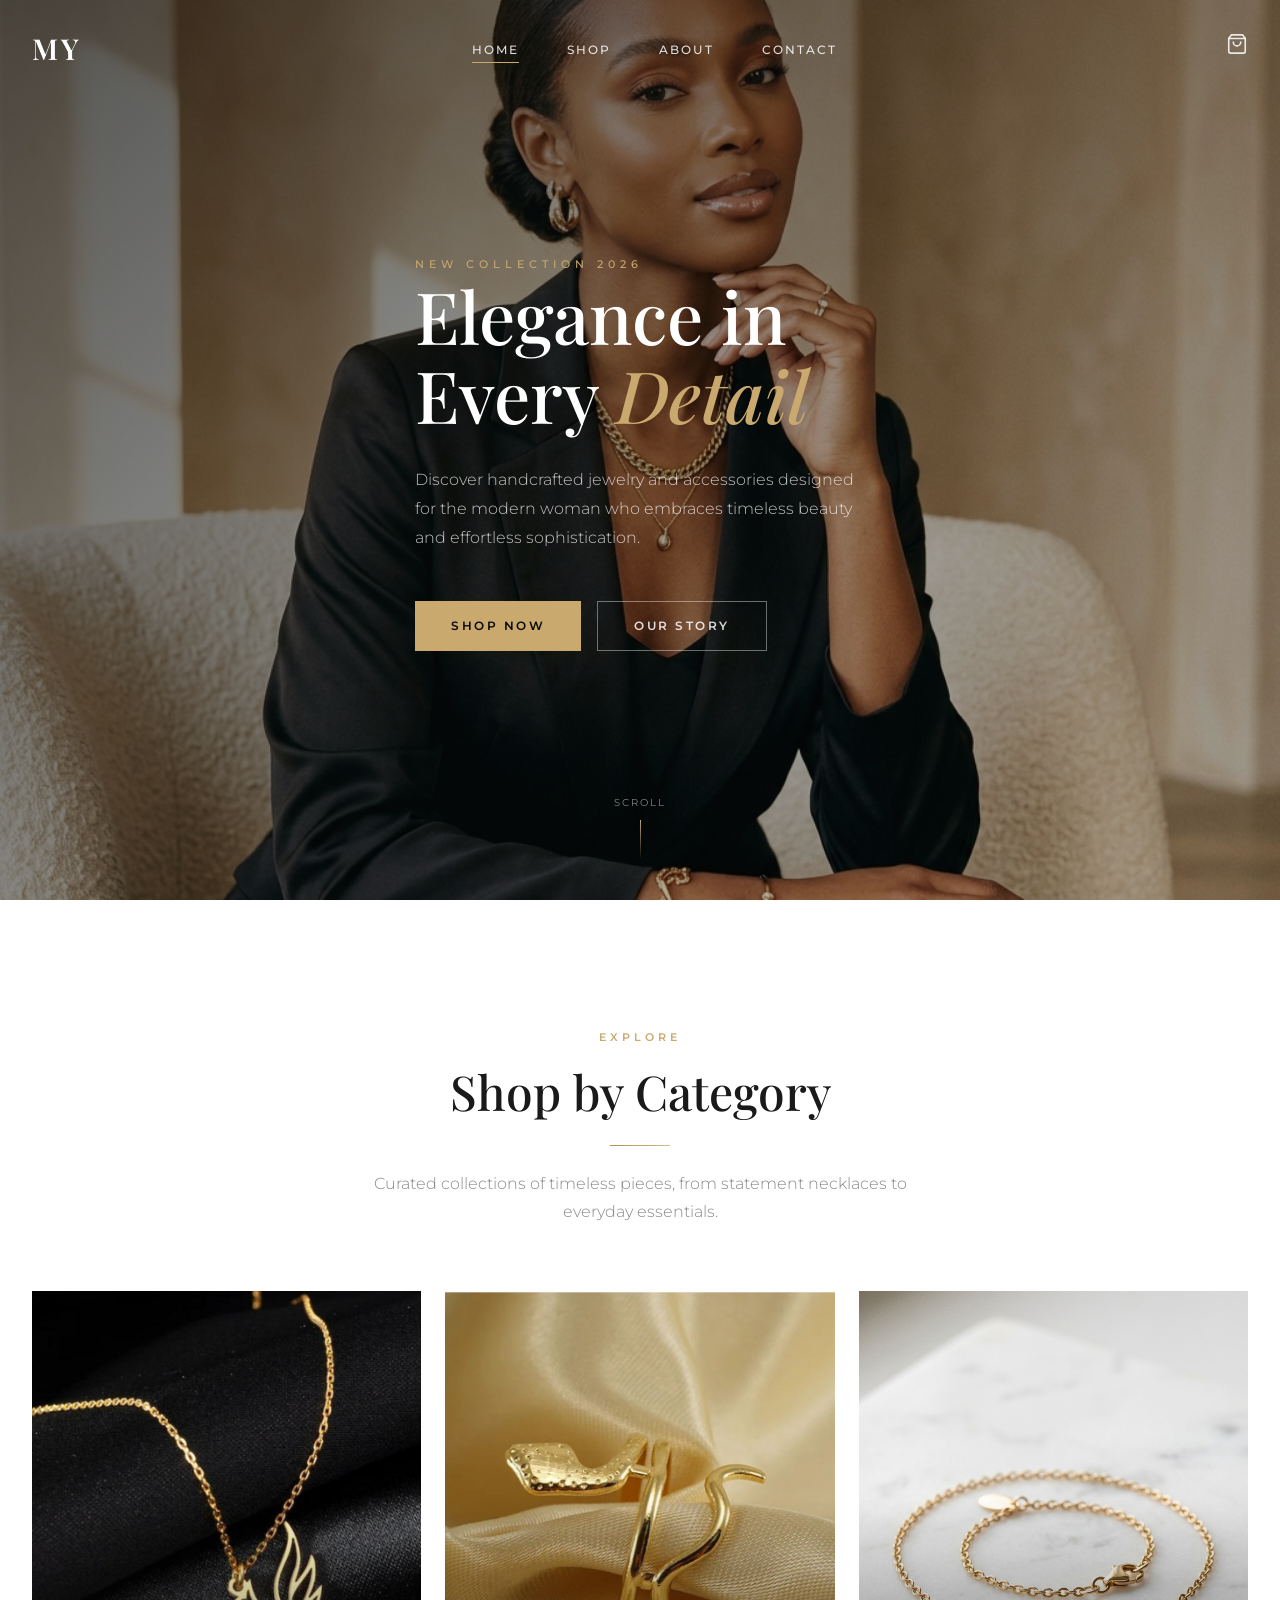
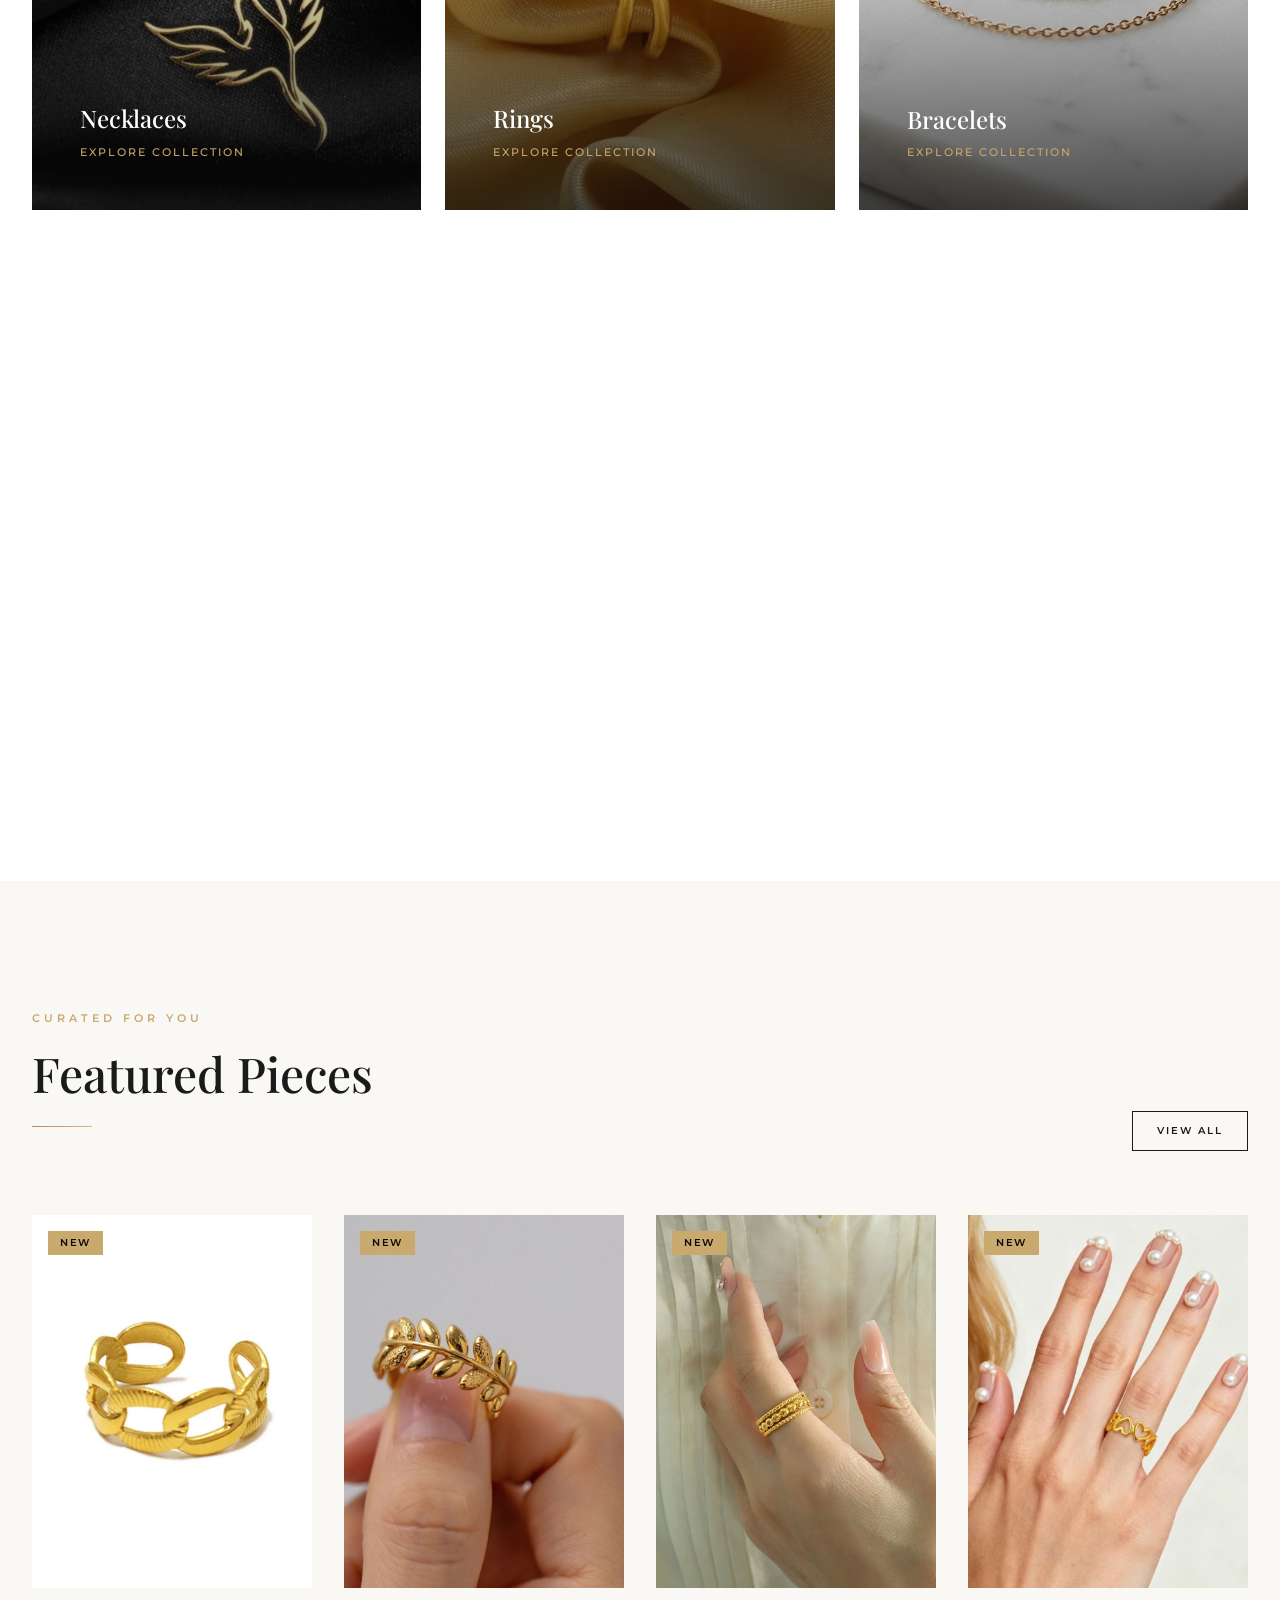
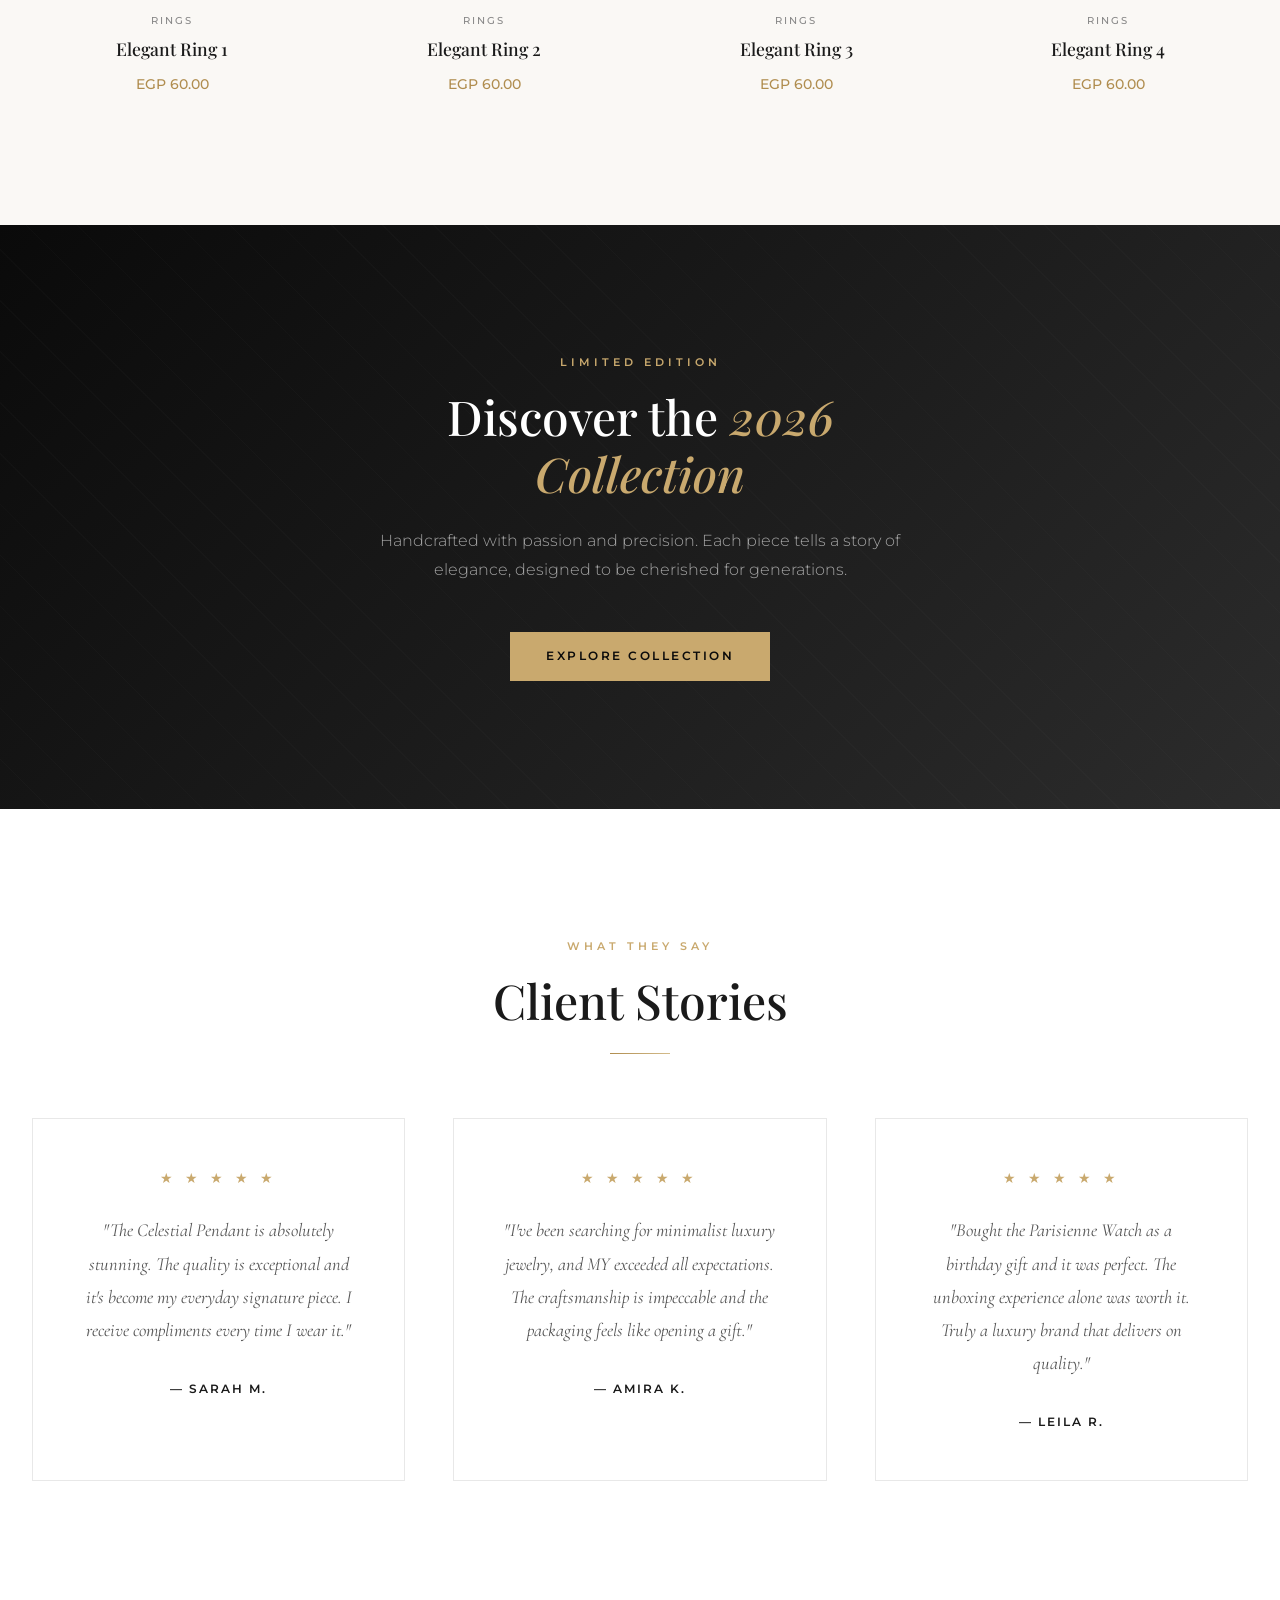
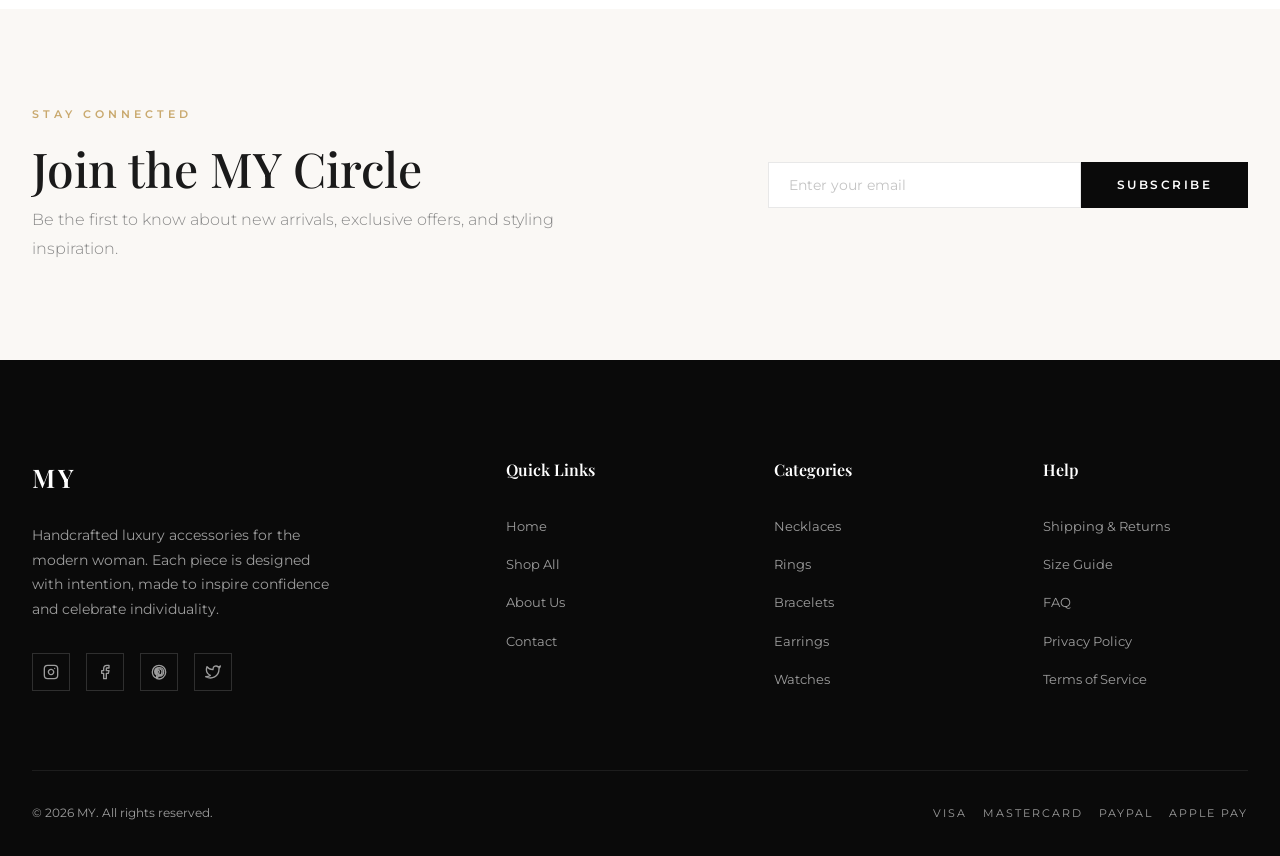
<file: index.html>
<!DOCTYPE html>
<html lang="en">
<head>
  <meta charset="UTF-8" />
  <meta name="viewport" content="width=device-width, initial-scale=1.0" />
  <title>MY — Luxury Women's Accessories</title>
  <meta name="description" content="Discover exquisite handcrafted jewelry and accessories at MY. Explore our collection of necklaces, rings, bracelets, earrings, and watches designed for the modern woman." />
  <link rel="stylesheet" href="styles.css" />
</head>
<body>

  <!-- ====== NAVIGATION ====== -->
  <nav class="navbar" id="navbar">
    <div class="container">
      <a href="index.html" class="navbar__logo">MY</a>

      <ul class="navbar__links" id="navLinks">
        <li><a href="index.html" class="navbar__link active">Home</a></li>
        <li><a href="products.html" class="navbar__link">Shop</a></li>
        <li><a href="about.html" class="navbar__link">About</a></li>
        <li><a href="contact.html" class="navbar__link">Contact</a></li>
      </ul>

      <div style="display:flex;align-items:center;gap:1.2rem;">
        <div class="navbar__cart" id="openCartBtn">
          <svg xmlns="http://www.w3.org/2000/svg" viewBox="0 0 24 24" fill="none" stroke="currentColor" stroke-width="1.8" stroke-linecap="round" stroke-linejoin="round">
            <path d="M6 2L3 6v14a2 2 0 0 0 2 2h14a2 2 0 0 0 2-2V6l-3-4z"></path>
            <line x1="3" y1="6" x2="21" y2="6"></line>
            <path d="M16 10a4 4 0 0 1-8 0"></path>
          </svg>
          <span class="navbar__cart-count" style="display:none;">0</span>
        </div>
        <div class="navbar__menu-btn" id="menuBtn">
          <span></span>
          <span></span>
          <span></span>
        </div>
      </div>
    </div>
  </nav>

  <!-- ====== HERO SECTION ====== -->
  <section class="hero" id="hero">
    <div class="hero__bg">
      <img src="images/hero-banner.png" alt="Luxury accessories model" />
    </div>
    <div class="hero__overlay"></div>

    <div class="container">
      <div class="hero__content">
        <span class="hero__label">New Collection 2026</span>
        <h1 class="hero__title">
          Elegance in<br/>Every <span>Detail</span>
        </h1>
        <p class="hero__text">
          Discover handcrafted jewelry and accessories designed for the modern woman who embraces timeless beauty and effortless sophistication.
        </p>
        <div class="hero__buttons">
          <a href="products.html" class="btn btn--gold">Shop Now</a>
          <a href="about.html" class="btn btn--outline" style="border-color:rgba(255,255,255,0.4);color:rgba(255,255,255,0.85);">Our Story</a>
        </div>
      </div>
    </div>

    <div class="hero__scroll">
      <span>Scroll</span>
      <div class="hero__scroll-line"></div>
    </div>
  </section>

  <!-- ====== CATEGORIES SECTION ====== -->
  <section class="section" id="categories">
    <div class="container">
      <div class="text-center fade-in">
        <span class="section-label">Explore</span>
        <h2 class="section-title">Shop by Category</h2>
        <div class="divider"></div>
        <p class="section-subtitle">Curated collections of timeless pieces, from statement necklaces to everyday essentials.</p>
      </div>

      <div class="categories__grid">
        <!-- Necklaces -->
        <a href="products.html?cat=necklaces" class="category-card fade-in">
          <img src="images/new-necklace.jpeg" alt="Necklaces" class="category-card__img" />
          <div class="category-card__overlay">
            <div class="category-card__name">Necklaces</div>
            <div class="category-card__count">Explore Collection</div>
          </div>
          <div class="category-card__arrow">
            <svg xmlns="http://www.w3.org/2000/svg" width="18" height="18" viewBox="0 0 24 24" fill="none" stroke="currentColor" stroke-width="2" stroke-linecap="round" stroke-linejoin="round"><line x1="7" y1="17" x2="17" y2="7"></line><polyline points="7 7 17 7 17 17"></polyline></svg>
          </div>
        </a>

        <!-- Rings -->
        <a href="products.html?cat=rings" class="category-card fade-in">
          <img src="images/new-ring.jpeg" alt="Rings" class="category-card__img" />
          <div class="category-card__overlay">
            <div class="category-card__name">Rings</div>
            <div class="category-card__count">Explore Collection</div>
          </div>
          <div class="category-card__arrow">
            <svg xmlns="http://www.w3.org/2000/svg" width="18" height="18" viewBox="0 0 24 24" fill="none" stroke="currentColor" stroke-width="2" stroke-linecap="round" stroke-linejoin="round"><line x1="7" y1="17" x2="17" y2="7"></line><polyline points="7 7 17 7 17 17"></polyline></svg>
          </div>
        </a>

        <!-- Bracelets -->
        <a href="products.html?cat=bracelets" class="category-card fade-in">
          <img src="images/bracelet-1.png" alt="Bracelets" class="category-card__img" />
          <div class="category-card__overlay">
            <div class="category-card__name">Bracelets</div>
            <div class="category-card__count">Explore Collection</div>
          </div>
          <div class="category-card__arrow">
            <svg xmlns="http://www.w3.org/2000/svg" width="18" height="18" viewBox="0 0 24 24" fill="none" stroke="currentColor" stroke-width="2" stroke-linecap="round" stroke-linejoin="round"><line x1="7" y1="17" x2="17" y2="7"></line><polyline points="7 7 17 7 17 17"></polyline></svg>
          </div>
        </a>

        <!-- Earrings -->
        <a href="products.html?cat=earrings" class="category-card fade-in">
          <img src="images/earring-1.png" alt="Earrings" class="category-card__img" />
          <div class="category-card__overlay">
            <div class="category-card__name">Earrings</div>
            <div class="category-card__count">Explore Collection</div>
          </div>
          <div class="category-card__arrow">
            <svg xmlns="http://www.w3.org/2000/svg" width="18" height="18" viewBox="0 0 24 24" fill="none" stroke="currentColor" stroke-width="2" stroke-linecap="round" stroke-linejoin="round"><line x1="7" y1="17" x2="17" y2="7"></line><polyline points="7 7 17 7 17 17"></polyline></svg>
          </div>
        </a>

        <!-- Watches -->
        <a href="products.html?cat=watches" class="category-card fade-in">
          <img src="images/watch-1.png" alt="Watches" class="category-card__img" />
          <div class="category-card__overlay">
            <div class="category-card__name">Watches</div>
            <div class="category-card__count">Explore Collection</div>
          </div>
          <div class="category-card__arrow">
            <svg xmlns="http://www.w3.org/2000/svg" width="18" height="18" viewBox="0 0 24 24" fill="none" stroke="currentColor" stroke-width="2" stroke-linecap="round" stroke-linejoin="round"><line x1="7" y1="17" x2="17" y2="7"></line><polyline points="7 7 17 7 17 17"></polyline></svg>
          </div>
        </a>

        <!-- Accessories -->
        <a href="products.html" class="category-card fade-in">
          <img src="images/necklace-2.png" alt="Accessories" class="category-card__img" />
          <div class="category-card__overlay">
            <div class="category-card__name">All Accessories</div>
            <div class="category-card__count">Explore Collection</div>
          </div>
          <div class="category-card__arrow">
            <svg xmlns="http://www.w3.org/2000/svg" width="18" height="18" viewBox="0 0 24 24" fill="none" stroke="currentColor" stroke-width="2" stroke-linecap="round" stroke-linejoin="round"><line x1="7" y1="17" x2="17" y2="7"></line><polyline points="7 7 17 7 17 17"></polyline></svg>
          </div>
        </a>
      </div>
    </div>
  </section>

  <!-- ====== FEATURED PRODUCTS ====== -->
  <section class="section section--cream" id="featured">
    <div class="container">
      <div class="products__header fade-in">
        <div>
          <span class="section-label">Curated for You</span>
          <h2 class="section-title">Featured Pieces</h2>
          <div class="divider"></div>
        </div>
        <a href="products.html" class="btn btn--outline btn--sm">View All</a>
      </div>

      <div class="products__grid" id="featuredProducts">
        <!-- Products rendered by JS -->
      </div>
    </div>
  </section>

  <!-- ====== CTA BANNER ====== -->
  <section class="banner">
    <div class="banner__bg"></div>
    <div class="banner__pattern"></div>
    <div class="container">
      <div class="banner__content fade-in">
        <span class="section-label" style="color:var(--color-gold);">Limited Edition</span>
        <h2 class="banner__title">Discover the <span>2026 Collection</span></h2>
        <p class="banner__text">Handcrafted with passion and precision. Each piece tells a story of elegance, designed to be cherished for generations.</p>
        <a href="products.html" class="btn btn--gold">Explore Collection</a>
      </div>
    </div>
  </section>

  <!-- ====== TESTIMONIALS ====== -->
  <section class="section" id="testimonials">
    <div class="container">
      <div class="text-center fade-in">
        <span class="section-label">What They Say</span>
        <h2 class="section-title">Client Stories</h2>
        <div class="divider"></div>
      </div>

      <div class="testimonials__grid">
        <div class="testimonial-card fade-in">
          <div class="testimonial-card__stars">★ ★ ★ ★ ★</div>
          <p class="testimonial-card__text">"The Celestial Pendant is absolutely stunning. The quality is exceptional and it's become my everyday signature piece. I receive compliments every time I wear it."</p>
          <div class="testimonial-card__author">— Sarah M.</div>
        </div>
        <div class="testimonial-card fade-in">
          <div class="testimonial-card__stars">★ ★ ★ ★ ★</div>
          <p class="testimonial-card__text">"I've been searching for minimalist luxury jewelry, and MY exceeded all expectations. The craftsmanship is impeccable and the packaging feels like opening a gift."</p>
          <div class="testimonial-card__author">— Amira K.</div>
        </div>
        <div class="testimonial-card fade-in">
          <div class="testimonial-card__stars">★ ★ ★ ★ ★</div>
          <p class="testimonial-card__text">"Bought the Parisienne Watch as a birthday gift and it was perfect. The unboxing experience alone was worth it. Truly a luxury brand that delivers on quality."</p>
          <div class="testimonial-card__author">— Leila R.</div>
        </div>
      </div>
    </div>
  </section>

  <!-- ====== NEWSLETTER ====== -->
  <section class="newsletter">
    <div class="container">
      <div class="newsletter__content fade-in">
        <div>
          <span class="section-label">Stay Connected</span>
          <h2 class="section-title" style="margin-bottom:0.5rem;">Join the MY Circle</h2>
          <p class="section-subtitle">Be the first to know about new arrivals, exclusive offers, and styling inspiration.</p>
        </div>
        <form class="newsletter__form" onsubmit="event.preventDefault(); showToast('Subscribed successfully!');">
          <input type="email" class="newsletter__input" placeholder="Enter your email" required />
          <button type="submit" class="btn btn--primary" style="white-space:nowrap;">Subscribe</button>
        </form>
      </div>
    </div>
  </section>

  <!-- ====== FOOTER ====== -->
  <footer class="footer">
    <div class="container">
      <div class="footer__grid">
        <div>
          <div class="footer__brand-name">MY</div>
          <p class="footer__brand-text">Handcrafted luxury accessories for the modern woman. Each piece is designed with intention, made to inspire confidence and celebrate individuality.</p>
          <div class="footer__social">
            <a href="#" class="footer__social-link" aria-label="Instagram">
              <svg xmlns="http://www.w3.org/2000/svg" viewBox="0 0 24 24" fill="none" stroke="currentColor" stroke-width="2" stroke-linecap="round" stroke-linejoin="round"><rect x="2" y="2" width="20" height="20" rx="5" ry="5"/><path d="M16 11.37A4 4 0 1 1 12.63 8 4 4 0 0 1 16 11.37z"/><line x1="17.5" y1="6.5" x2="17.51" y2="6.5"/></svg>
            </a>
            <a href="#" class="footer__social-link" aria-label="Facebook">
              <svg xmlns="http://www.w3.org/2000/svg" viewBox="0 0 24 24" fill="none" stroke="currentColor" stroke-width="2" stroke-linecap="round" stroke-linejoin="round"><path d="M18 2h-3a5 5 0 0 0-5 5v3H7v4h3v8h4v-8h3l1-4h-4V7a1 1 0 0 1 1-1h3z"/></svg>
            </a>
            <a href="#" class="footer__social-link" aria-label="Pinterest">
              <svg xmlns="http://www.w3.org/2000/svg" viewBox="0 0 24 24" fill="none" stroke="currentColor" stroke-width="2"><path d="M12 2C6.48 2 2 6.48 2 12c0 4.24 2.65 7.85 6.39 9.28-.09-.78-.17-1.98.04-2.83.19-.77 1.22-4.93 1.22-4.93s-.31-.62-.31-1.54c0-1.45.84-2.53 1.88-2.53.89 0 1.32.67 1.32 1.47 0 .89-.57 2.23-.87 3.47-.25 1.04.52 1.89 1.54 1.89 1.85 0 3.27-1.95 3.27-4.77 0-2.49-1.79-4.23-4.35-4.23-2.96 0-4.7 2.22-4.7 4.52 0 .89.35 1.85.78 2.37.09.1.1.19.07.29-.08.32-.25 1.04-.29 1.18-.05.19-.15.23-.35.14-1.31-.61-2.13-2.52-2.13-4.06 0-3.31 2.41-6.35 6.94-6.35 3.65 0 6.48 2.6 6.48 6.07 0 3.62-2.28 6.54-5.46 6.54-1.07 0-2.07-.55-2.41-1.21l-.66 2.5c-.24.91-.88 2.05-1.31 2.74A10 10 0 0 0 22 12c0-5.52-4.48-10-10-10z"/></svg>
            </a>
            <a href="#" class="footer__social-link" aria-label="Twitter">
              <svg xmlns="http://www.w3.org/2000/svg" viewBox="0 0 24 24" fill="none" stroke="currentColor" stroke-width="2" stroke-linecap="round" stroke-linejoin="round"><path d="M23 3a10.9 10.9 0 0 1-3.14 1.53 4.48 4.48 0 0 0-7.86 3v1A10.66 10.66 0 0 1 3 4s-4 9 5 13a11.64 11.64 0 0 1-7 2c9 5 20 0 20-11.5a4.5 4.5 0 0 0-.08-.83A7.72 7.72 0 0 0 23 3z"/></svg>
            </a>
          </div>
        </div>

        <div>
          <h4 class="footer__heading">Quick Links</h4>
          <a href="index.html" class="footer__link">Home</a>
          <a href="products.html" class="footer__link">Shop All</a>
          <a href="about.html" class="footer__link">About Us</a>
          <a href="contact.html" class="footer__link">Contact</a>
        </div>

        <div>
          <h4 class="footer__heading">Categories</h4>
          <a href="products.html?cat=necklaces" class="footer__link">Necklaces</a>
          <a href="products.html?cat=rings" class="footer__link">Rings</a>
          <a href="products.html?cat=bracelets" class="footer__link">Bracelets</a>
          <a href="products.html?cat=earrings" class="footer__link">Earrings</a>
          <a href="products.html?cat=watches" class="footer__link">Watches</a>
        </div>

        <div>
          <h4 class="footer__heading">Help</h4>
          <a href="#" class="footer__link">Shipping & Returns</a>
          <a href="#" class="footer__link">Size Guide</a>
          <a href="#" class="footer__link">FAQ</a>
          <a href="#" class="footer__link">Privacy Policy</a>
          <a href="#" class="footer__link">Terms of Service</a>
        </div>
      </div>

      <div class="footer__bottom">
        <span>© 2026 MY. All rights reserved.</span>
        <div class="footer__payments">
          <span>Visa</span>
          <span>Mastercard</span>
          <span>PayPal</span>
          <span>Apple Pay</span>
        </div>
      </div>
    </div>
  </footer>

  <!-- ====== CART SIDEBAR ====== -->
  <div class="cart-overlay" id="cartOverlay"></div>
  <div class="cart-sidebar" id="cartSidebar">
    <div class="cart-sidebar__header">
      <h3 class="cart-sidebar__title">Shopping Bag</h3>
      <div class="cart-sidebar__close" id="cartClose">
        <svg xmlns="http://www.w3.org/2000/svg" width="22" height="22" viewBox="0 0 24 24" fill="none" stroke="currentColor" stroke-width="2" stroke-linecap="round" stroke-linejoin="round"><line x1="18" y1="6" x2="6" y2="18"></line><line x1="6" y1="6" x2="18" y2="18"></line></svg>
      </div>
    </div>
    <div class="cart-sidebar__items" id="cartItems"></div>
    <div class="cart-sidebar__empty" id="cartEmpty">
      <svg xmlns="http://www.w3.org/2000/svg" viewBox="0 0 24 24" fill="none" stroke="currentColor" stroke-width="1.5" stroke-linecap="round" stroke-linejoin="round"><path d="M6 2L3 6v14a2 2 0 0 0 2 2h14a2 2 0 0 0 2-2V6l-3-4z"></path><line x1="3" y1="6" x2="21" y2="6"></line><path d="M16 10a4 4 0 0 1-8 0"></path></svg>
      <p>Your bag is empty</p>
      <a href="products.html" class="btn btn--primary btn--sm">Continue Shopping</a>
    </div>
    <div class="cart-sidebar__footer" id="cartFooter" style="display:none;">
      <div class="cart-sidebar__total">
        <span class="cart-sidebar__total-label">Total</span>
        <span class="cart-sidebar__total-value" id="cartTotal">0.00 EGP</span>
      </div>
      <button class="btn btn--primary cart-sidebar__checkout" onclick="showToast('Checkout coming soon!')">Checkout</button>
    </div>
  </div>

  <script src="script.js"></script>
</body>
</html>
</file>
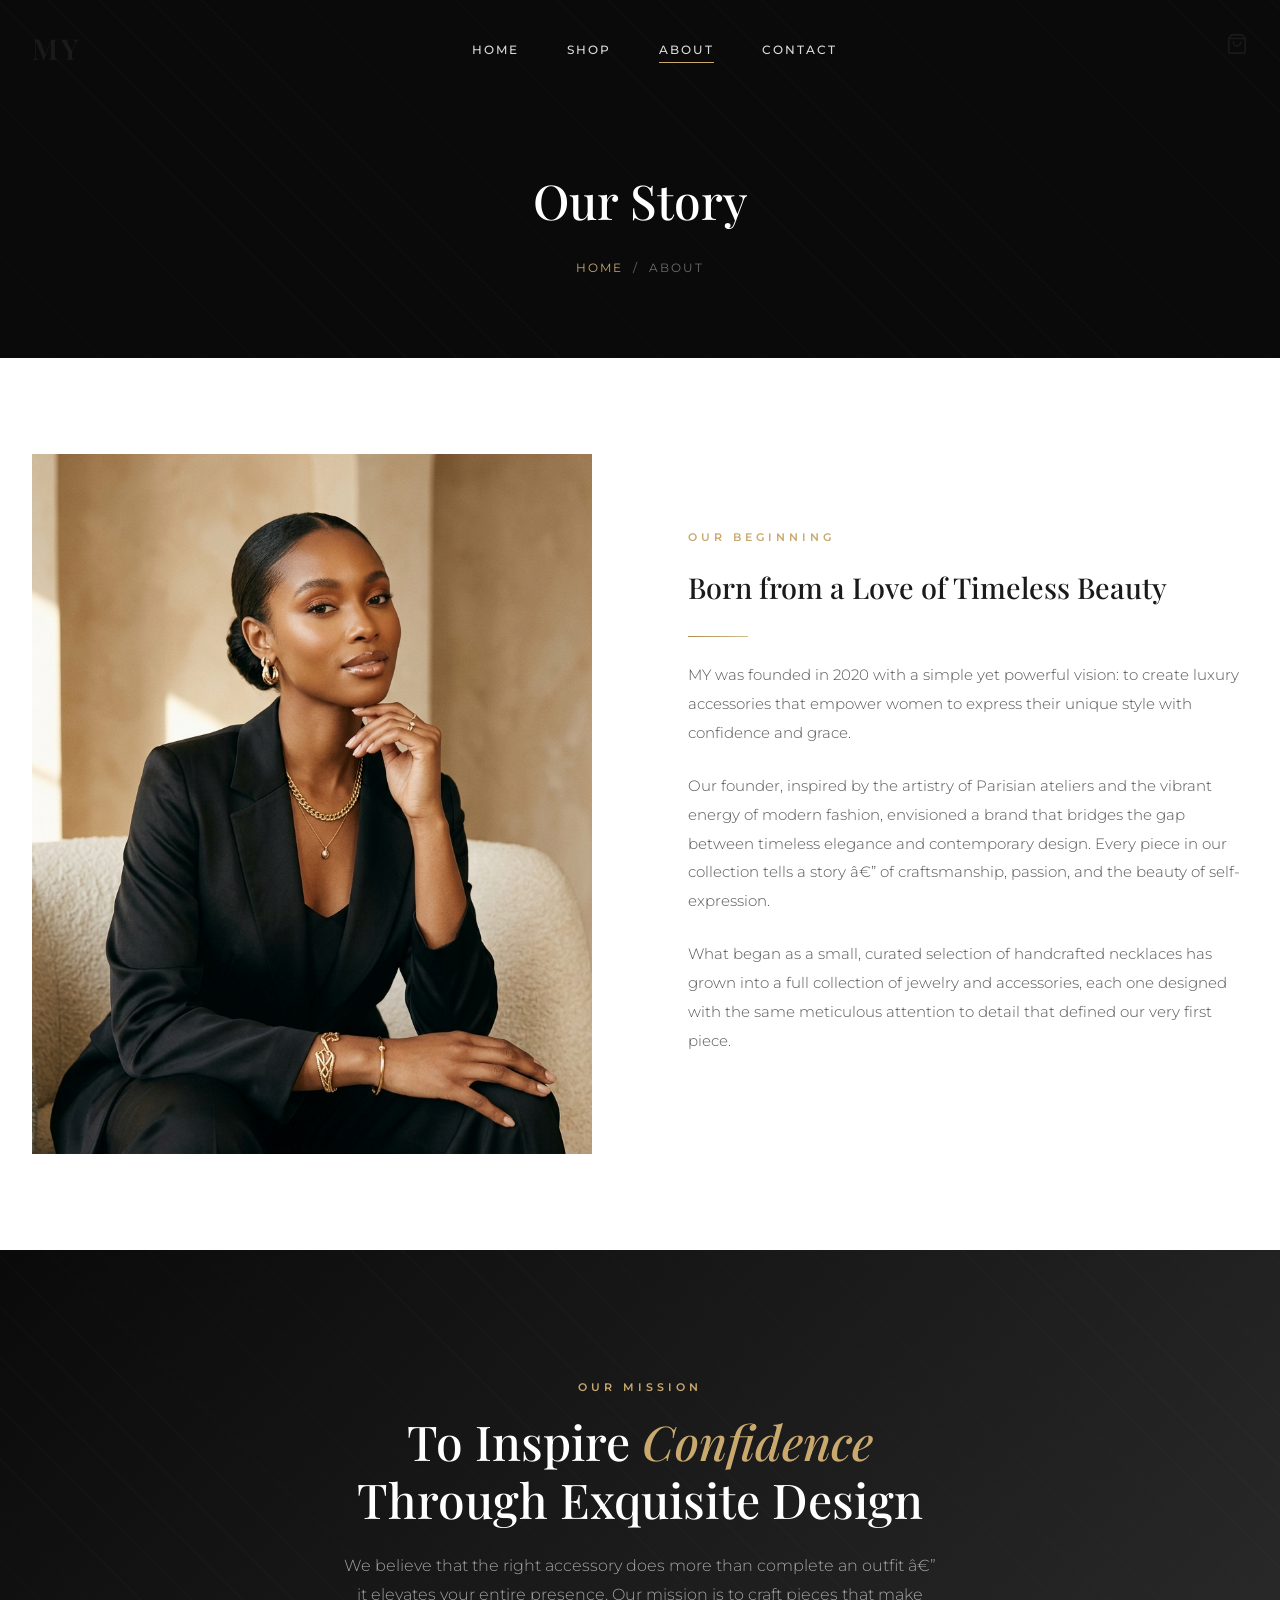
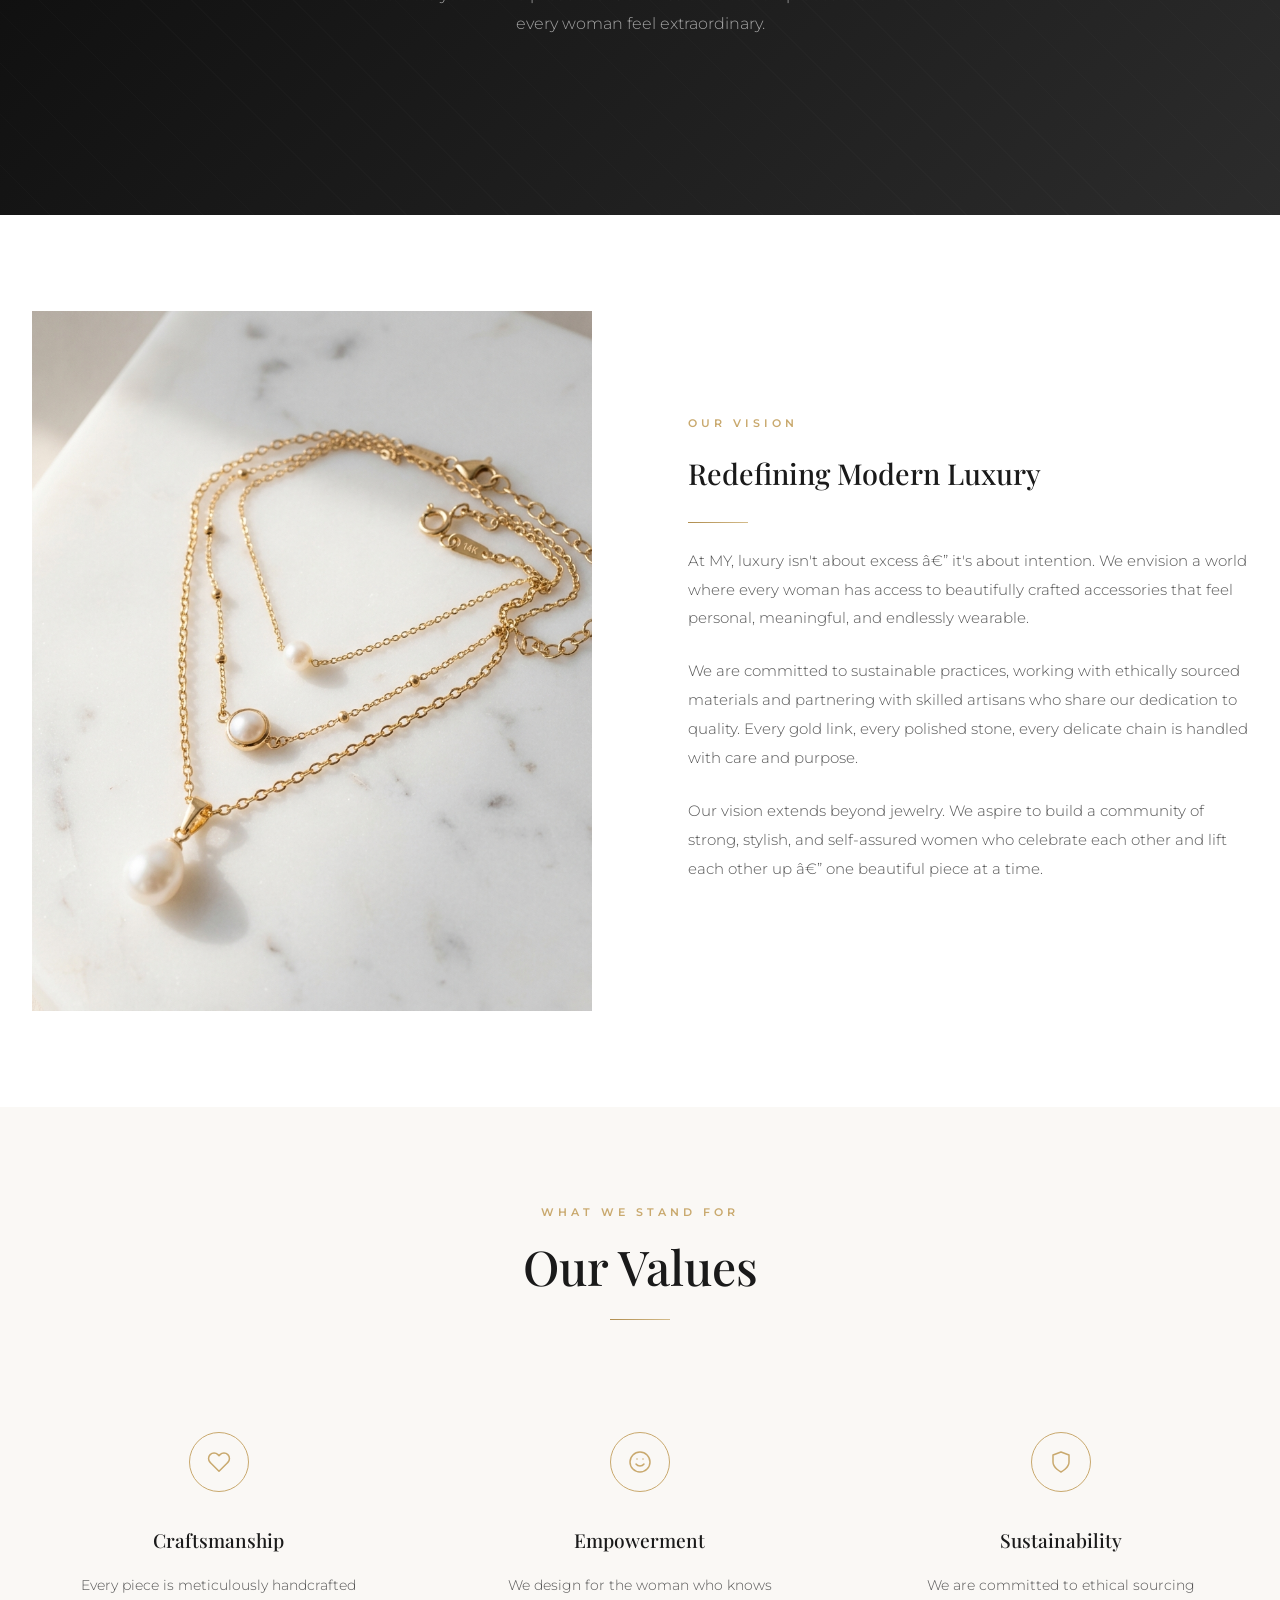
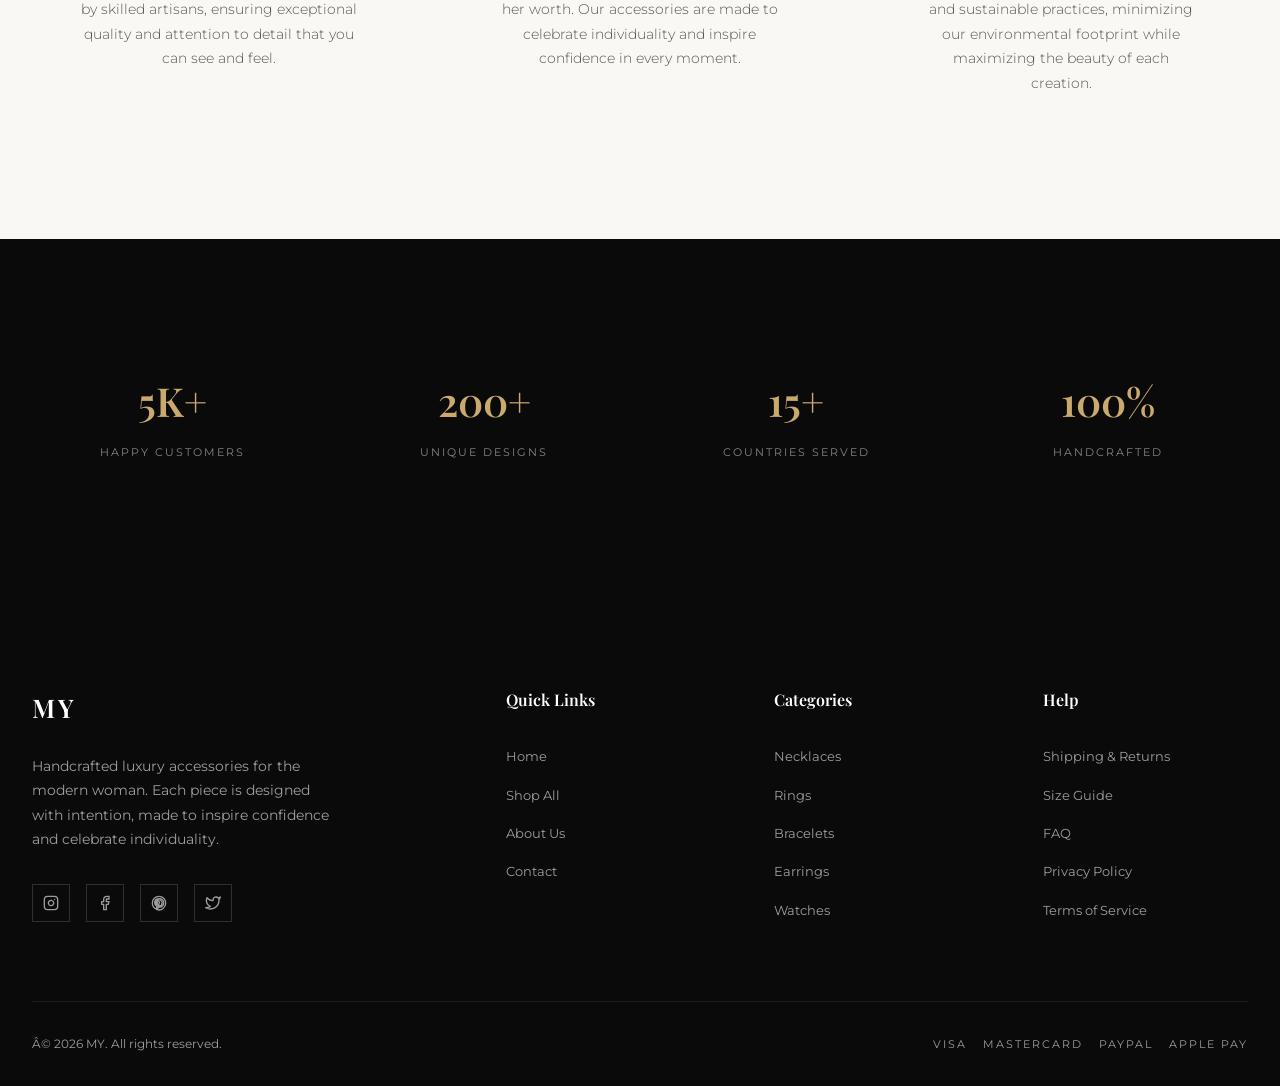
<file: about.html>
<!DOCTYPE html>
<html lang="en">
<head>
  <meta charset="UTF-8" />
  <meta name="viewport" content="width=device-width, initial-scale=1.0" />
  <title>About Us â€” MY</title>
  <meta name="description" content="Learn about MY's story, our passion for handcrafted luxury accessories, and our commitment to timeless elegance and quality craftsmanship." />
  <link rel="stylesheet" href="styles.css" />
</head>
<body>

  <!-- ====== NAVIGATION ====== -->
  <nav class="navbar scrolled" id="navbar">
    <div class="container">
      <a href="index.html" class="navbar__logo" style="color:var(--color-dark);">MY</a>

      <ul class="navbar__links" id="navLinks">
        <li><a href="index.html" class="navbar__link">Home</a></li>
        <li><a href="products.html" class="navbar__link">Shop</a></li>
        <li><a href="about.html" class="navbar__link active">About</a></li>
        <li><a href="contact.html" class="navbar__link">Contact</a></li>
      </ul>

      <div style="display:flex;align-items:center;gap:1.2rem;">
        <div class="navbar__cart" id="openCartBtn" style="color:var(--color-dark);">
          <svg xmlns="http://www.w3.org/2000/svg" viewBox="0 0 24 24" fill="none" stroke="currentColor" stroke-width="1.8" stroke-linecap="round" stroke-linejoin="round">
            <path d="M6 2L3 6v14a2 2 0 0 0 2 2h14a2 2 0 0 0 2-2V6l-3-4z"></path>
            <line x1="3" y1="6" x2="21" y2="6"></line>
            <path d="M16 10a4 4 0 0 1-8 0"></path>
          </svg>
          <span class="navbar__cart-count" style="display:none;">0</span>
        </div>
        <div class="navbar__menu-btn" id="menuBtn">
          <span style="background:var(--color-dark)"></span>
          <span style="background:var(--color-dark)"></span>
          <span style="background:var(--color-dark)"></span>
        </div>
      </div>
    </div>
  </nav>

  <!-- ====== PAGE HEADER ====== -->
  <header class="page-header">
    <div class="container">
      <h1 class="page-header__title">Our Story</h1>
      <div class="page-header__breadcrumb">
        <a href="index.html">Home</a> &nbsp;/&nbsp; About
      </div>
    </div>
  </header>

  <!-- ====== BRAND STORY ====== -->
  <section class="about-story">
    <div class="container">
      <div class="about-story__grid">
        <div class="about-story__image fade-in">
          <img src="images/hero-banner.png" alt="MY craftsmanship" />
        </div>
        <div class="about-story__text fade-in">
          <span class="section-label">Our Beginning</span>
          <h3>Born from a Love of Timeless Beauty</h3>
          <div class="divider"></div>
          <p>MY was founded in 2020 with a simple yet powerful vision: to create luxury accessories that empower women to express their unique style with confidence and grace.</p>
          <p>Our founder, inspired by the artistry of Parisian ateliers and the vibrant energy of modern fashion, envisioned a brand that bridges the gap between timeless elegance and contemporary design. Every piece in our collection tells a story â€” of craftsmanship, passion, and the beauty of self-expression.</p>
          <p>What began as a small, curated selection of handcrafted necklaces has grown into a full collection of jewelry and accessories, each one designed with the same meticulous attention to detail that defined our very first piece.</p>
        </div>
      </div>
    </div>
  </section>

  <!-- ====== MISSION BANNER ====== -->
  <section class="banner">
    <div class="banner__bg"></div>
    <div class="banner__pattern"></div>
    <div class="container">
      <div class="banner__content fade-in">
        <span class="section-label" style="color:var(--color-gold);">Our Mission</span>
        <h2 class="banner__title">To Inspire <span>Confidence</span> Through Exquisite Design</h2>
        <p class="banner__text">We believe that the right accessory does more than complete an outfit â€” it elevates your entire presence. Our mission is to craft pieces that make every woman feel extraordinary.</p>
      </div>
    </div>
  </section>

  <!-- ====== BRAND STORY CONTINUED ====== -->
  <section class="about-story">
    <div class="container">
      <div class="about-story__grid" style="direction:rtl;">
        <div class="about-story__text fade-in" style="direction:ltr;">
          <span class="section-label">Our Vision</span>
          <h3>Redefining Modern Luxury</h3>
          <div class="divider"></div>
          <p>At MY, luxury isn't about excess â€” it's about intention. We envision a world where every woman has access to beautifully crafted accessories that feel personal, meaningful, and endlessly wearable.</p>
          <p>We are committed to sustainable practices, working with ethically sourced materials and partnering with skilled artisans who share our dedication to quality. Every gold link, every polished stone, every delicate chain is handled with care and purpose.</p>
          <p>Our vision extends beyond jewelry. We aspire to build a community of strong, stylish, and self-assured women who celebrate each other and lift each other up â€” one beautiful piece at a time.</p>
        </div>
        <div class="about-story__image fade-in" style="direction:ltr;">
          <img src="images/necklace-2.png" alt="MY jewelry collection" />
        </div>
      </div>
    </div>
  </section>

  <!-- ====== VALUES ====== -->
  <section class="about-values">
    <div class="container">
      <div class="text-center fade-in">
        <span class="section-label">What We Stand For</span>
        <h2 class="section-title">Our Values</h2>
        <div class="divider"></div>
      </div>

      <div class="about-values__grid">
        <div class="value-card fade-in">
          <div class="value-card__icon">
            <svg xmlns="http://www.w3.org/2000/svg" viewBox="0 0 24 24" fill="none" stroke="currentColor" stroke-width="1.5" stroke-linecap="round" stroke-linejoin="round"><path d="M20.84 4.61a5.5 5.5 0 0 0-7.78 0L12 5.67l-1.06-1.06a5.5 5.5 0 0 0-7.78 7.78l1.06 1.06L12 21.23l7.78-7.78 1.06-1.06a5.5 5.5 0 0 0 0-7.78z"></path></svg>
          </div>
          <h4 class="value-card__title">Craftsmanship</h4>
          <p class="value-card__text">Every piece is meticulously handcrafted by skilled artisans, ensuring exceptional quality and attention to detail that you can see and feel.</p>
        </div>

        <div class="value-card fade-in">
          <div class="value-card__icon">
            <svg xmlns="http://www.w3.org/2000/svg" viewBox="0 0 24 24" fill="none" stroke="currentColor" stroke-width="1.5" stroke-linecap="round" stroke-linejoin="round"><circle cx="12" cy="12" r="10"></circle><path d="M8 14s1.5 2 4 2 4-2 4-2"></path><line x1="9" y1="9" x2="9.01" y2="9"></line><line x1="15" y1="9" x2="15.01" y2="9"></line></svg>
          </div>
          <h4 class="value-card__title">Empowerment</h4>
          <p class="value-card__text">We design for the woman who knows her worth. Our accessories are made to celebrate individuality and inspire confidence in every moment.</p>
        </div>

        <div class="value-card fade-in">
          <div class="value-card__icon">
            <svg xmlns="http://www.w3.org/2000/svg" viewBox="0 0 24 24" fill="none" stroke="currentColor" stroke-width="1.5" stroke-linecap="round" stroke-linejoin="round"><path d="M12 22s8-4 8-10V5l-8-3-8 3v7c0 6 8 10 8 10z"></path></svg>
          </div>
          <h4 class="value-card__title">Sustainability</h4>
          <p class="value-card__text">We are committed to ethical sourcing and sustainable practices, minimizing our environmental footprint while maximizing the beauty of each creation.</p>
        </div>
      </div>
    </div>
  </section>

  <!-- ====== STATS / HIGHLIGHTS ====== -->
  <section class="section section--dark">
    <div class="container">
      <div style="display:grid;grid-template-columns:repeat(4,1fr);gap:2rem;text-align:center;" class="fade-in">
        <div>
          <div style="font-family:var(--font-heading);font-size:2.5rem;font-weight:600;color:var(--color-gold);margin-bottom:0.5rem;">5K+</div>
          <div style="font-size:0.7rem;letter-spacing:2px;text-transform:uppercase;color:rgba(255,255,255,0.5);">Happy Customers</div>
        </div>
        <div>
          <div style="font-family:var(--font-heading);font-size:2.5rem;font-weight:600;color:var(--color-gold);margin-bottom:0.5rem;">200+</div>
          <div style="font-size:0.7rem;letter-spacing:2px;text-transform:uppercase;color:rgba(255,255,255,0.5);">Unique Designs</div>
        </div>
        <div>
          <div style="font-family:var(--font-heading);font-size:2.5rem;font-weight:600;color:var(--color-gold);margin-bottom:0.5rem;">15+</div>
          <div style="font-size:0.7rem;letter-spacing:2px;text-transform:uppercase;color:rgba(255,255,255,0.5);">Countries Served</div>
        </div>
        <div>
          <div style="font-family:var(--font-heading);font-size:2.5rem;font-weight:600;color:var(--color-gold);margin-bottom:0.5rem;">100%</div>
          <div style="font-size:0.7rem;letter-spacing:2px;text-transform:uppercase;color:rgba(255,255,255,0.5);">Handcrafted</div>
        </div>
      </div>
    </div>
  </section>

  <!-- ====== FOOTER ====== -->
  <footer class="footer">
    <div class="container">
      <div class="footer__grid">
        <div>
          <div class="footer__brand-name">MY</div>
          <p class="footer__brand-text">Handcrafted luxury accessories for the modern woman. Each piece is designed with intention, made to inspire confidence and celebrate individuality.</p>
          <div class="footer__social">
            <a href="#" class="footer__social-link" aria-label="Instagram">
              <svg xmlns="http://www.w3.org/2000/svg" viewBox="0 0 24 24" fill="none" stroke="currentColor" stroke-width="2" stroke-linecap="round" stroke-linejoin="round"><rect x="2" y="2" width="20" height="20" rx="5" ry="5"/><path d="M16 11.37A4 4 0 1 1 12.63 8 4 4 0 0 1 16 11.37z"/><line x1="17.5" y1="6.5" x2="17.51" y2="6.5"/></svg>
            </a>
            <a href="#" class="footer__social-link" aria-label="Facebook">
              <svg xmlns="http://www.w3.org/2000/svg" viewBox="0 0 24 24" fill="none" stroke="currentColor" stroke-width="2" stroke-linecap="round" stroke-linejoin="round"><path d="M18 2h-3a5 5 0 0 0-5 5v3H7v4h3v8h4v-8h3l1-4h-4V7a1 1 0 0 1 1-1h3z"/></svg>
            </a>
            <a href="#" class="footer__social-link" aria-label="Pinterest">
              <svg xmlns="http://www.w3.org/2000/svg" viewBox="0 0 24 24" fill="none" stroke="currentColor" stroke-width="2"><path d="M12 2C6.48 2 2 6.48 2 12c0 4.24 2.65 7.85 6.39 9.28-.09-.78-.17-1.98.04-2.83.19-.77 1.22-4.93 1.22-4.93s-.31-.62-.31-1.54c0-1.45.84-2.53 1.88-2.53.89 0 1.32.67 1.32 1.47 0 .89-.57 2.23-.87 3.47-.25 1.04.52 1.89 1.54 1.89 1.85 0 3.27-1.95 3.27-4.77 0-2.49-1.79-4.23-4.35-4.23-2.96 0-4.7 2.22-4.7 4.52 0 .89.35 1.85.78 2.37.09.1.1.19.07.29-.08.32-.25 1.04-.29 1.18-.05.19-.15.23-.35.14-1.31-.61-2.13-2.52-2.13-4.06 0-3.31 2.41-6.35 6.94-6.35 3.65 0 6.48 2.6 6.48 6.07 0 3.62-2.28 6.54-5.46 6.54-1.07 0-2.07-.55-2.41-1.21l-.66 2.5c-.24.91-.88 2.05-1.31 2.74A10 10 0 0 0 22 12c0-5.52-4.48-10-10-10z"/></svg>
            </a>
            <a href="#" class="footer__social-link" aria-label="Twitter">
              <svg xmlns="http://www.w3.org/2000/svg" viewBox="0 0 24 24" fill="none" stroke="currentColor" stroke-width="2" stroke-linecap="round" stroke-linejoin="round"><path d="M23 3a10.9 10.9 0 0 1-3.14 1.53 4.48 4.48 0 0 0-7.86 3v1A10.66 10.66 0 0 1 3 4s-4 9 5 13a11.64 11.64 0 0 1-7 2c9 5 20 0 20-11.5a4.5 4.5 0 0 0-.08-.83A7.72 7.72 0 0 0 23 3z"/></svg>
            </a>
          </div>
        </div>

        <div>
          <h4 class="footer__heading">Quick Links</h4>
          <a href="index.html" class="footer__link">Home</a>
          <a href="products.html" class="footer__link">Shop All</a>
          <a href="about.html" class="footer__link">About Us</a>
          <a href="contact.html" class="footer__link">Contact</a>
        </div>

        <div>
          <h4 class="footer__heading">Categories</h4>
          <a href="products.html?cat=necklaces" class="footer__link">Necklaces</a>
          <a href="products.html?cat=rings" class="footer__link">Rings</a>
          <a href="products.html?cat=bracelets" class="footer__link">Bracelets</a>
          <a href="products.html?cat=earrings" class="footer__link">Earrings</a>
          <a href="products.html?cat=watches" class="footer__link">Watches</a>
        </div>

        <div>
          <h4 class="footer__heading">Help</h4>
          <a href="#" class="footer__link">Shipping & Returns</a>
          <a href="#" class="footer__link">Size Guide</a>
          <a href="#" class="footer__link">FAQ</a>
          <a href="#" class="footer__link">Privacy Policy</a>
          <a href="#" class="footer__link">Terms of Service</a>
        </div>
      </div>

      <div class="footer__bottom">
        <span>Â© 2026 MY. All rights reserved.</span>
        <div class="footer__payments">
          <span>Visa</span>
          <span>Mastercard</span>
          <span>PayPal</span>
          <span>Apple Pay</span>
        </div>
      </div>
    </div>
  </footer>

  <!-- ====== CART SIDEBAR ====== -->
  <div class="cart-overlay" id="cartOverlay"></div>
  <div class="cart-sidebar" id="cartSidebar">
    <div class="cart-sidebar__header">
      <h3 class="cart-sidebar__title">Shopping Bag</h3>
      <div class="cart-sidebar__close" id="cartClose">
        <svg xmlns="http://www.w3.org/2000/svg" width="22" height="22" viewBox="0 0 24 24" fill="none" stroke="currentColor" stroke-width="2" stroke-linecap="round" stroke-linejoin="round"><line x1="18" y1="6" x2="6" y2="18"></line><line x1="6" y1="6" x2="18" y2="18"></line></svg>
      </div>
    </div>
    <div class="cart-sidebar__items" id="cartItems"></div>
    <div class="cart-sidebar__empty" id="cartEmpty">
      <svg xmlns="http://www.w3.org/2000/svg" viewBox="0 0 24 24" fill="none" stroke="currentColor" stroke-width="1.5" stroke-linecap="round" stroke-linejoin="round"><path d="M6 2L3 6v14a2 2 0 0 0 2 2h14a2 2 0 0 0 2-2V6l-3-4z"></path><line x1="3" y1="6" x2="21" y2="6"></line><path d="M16 10a4 4 0 0 1-8 0"></path></svg>
      <p>Your bag is empty</p>
      <a href="products.html" class="btn btn--primary btn--sm">Continue Shopping</a>
    </div>
    <div class="cart-sidebar__footer" id="cartFooter" style="display:none;">
      <div class="cart-sidebar__total">
        <span class="cart-sidebar__total-label">Total</span>
        <span class="cart-sidebar__total-value" id="cartTotal">0.00 EGP</span>
      </div>
      <button class="btn btn--primary cart-sidebar__checkout" onclick="showToast('Checkout coming soon!')">Checkout</button>
    </div>
  </div>

  <script src="script.js"></script>
</body>
</html>
</file>
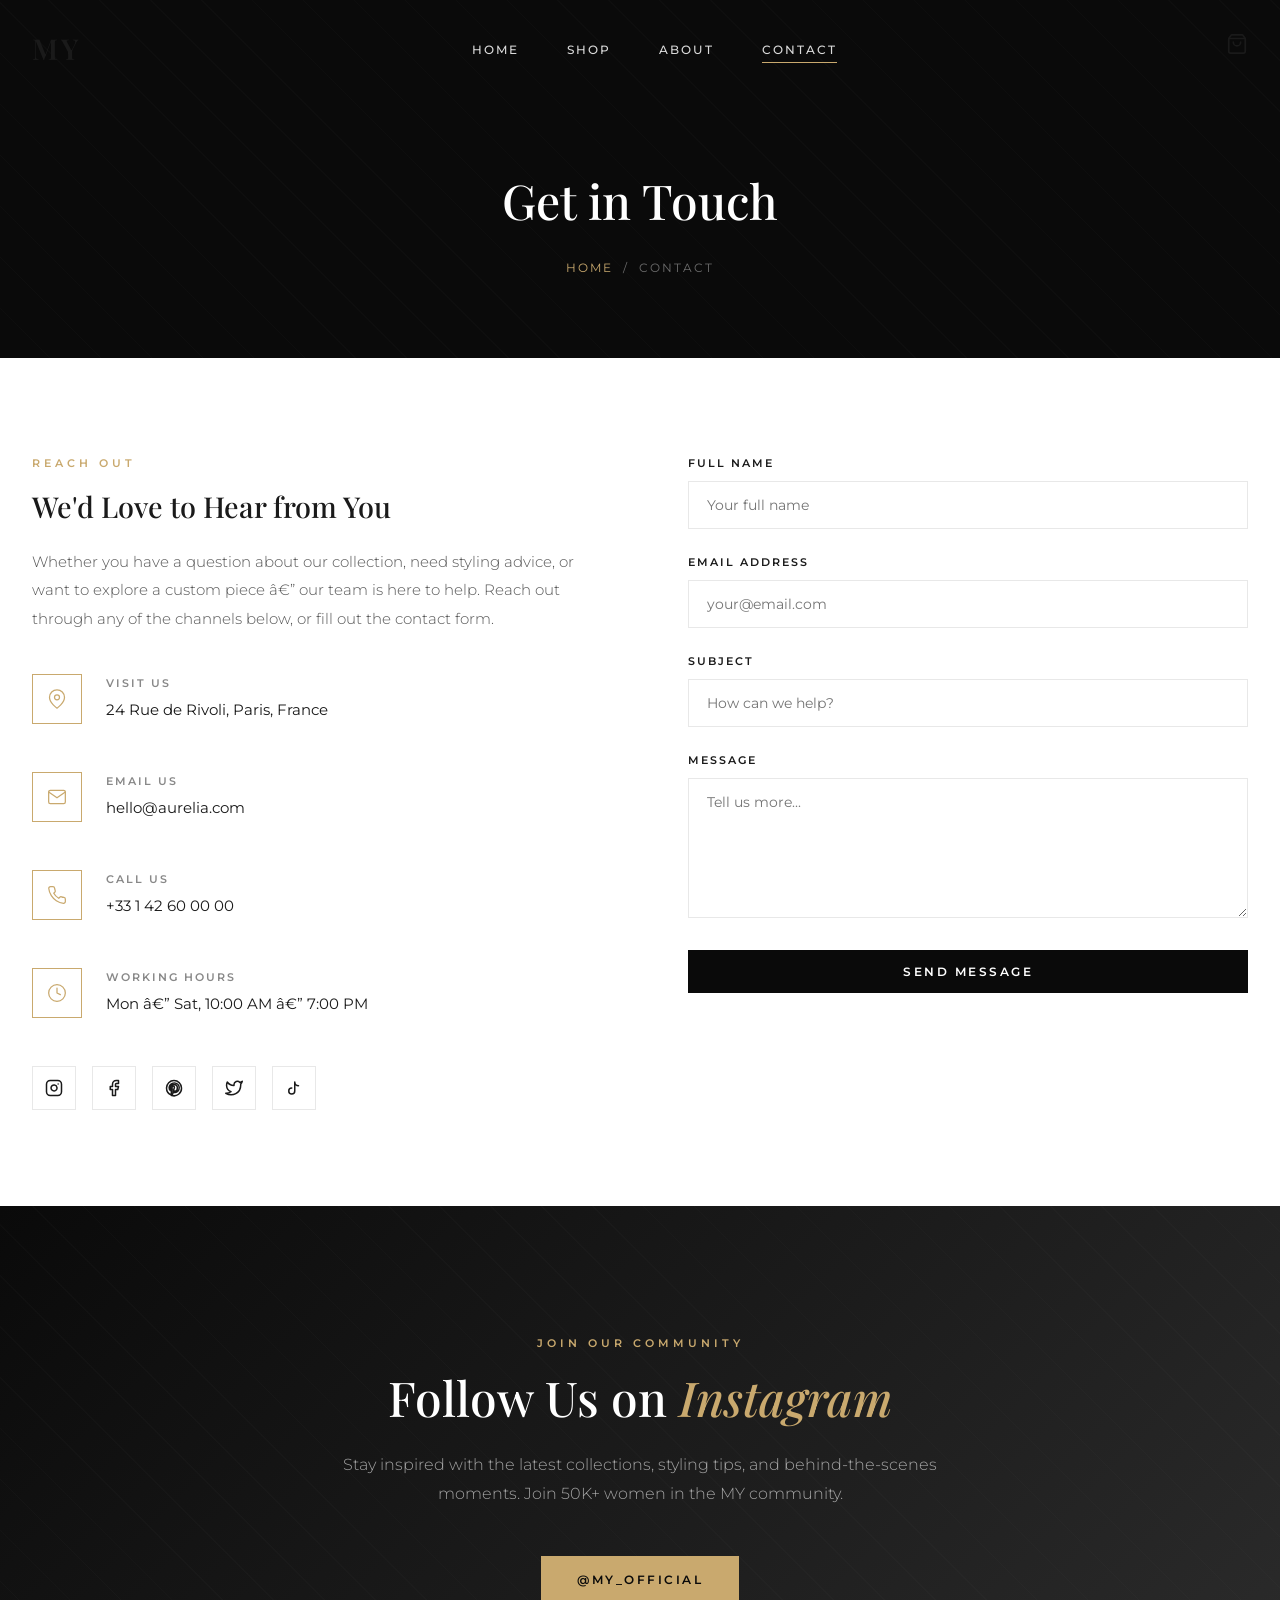
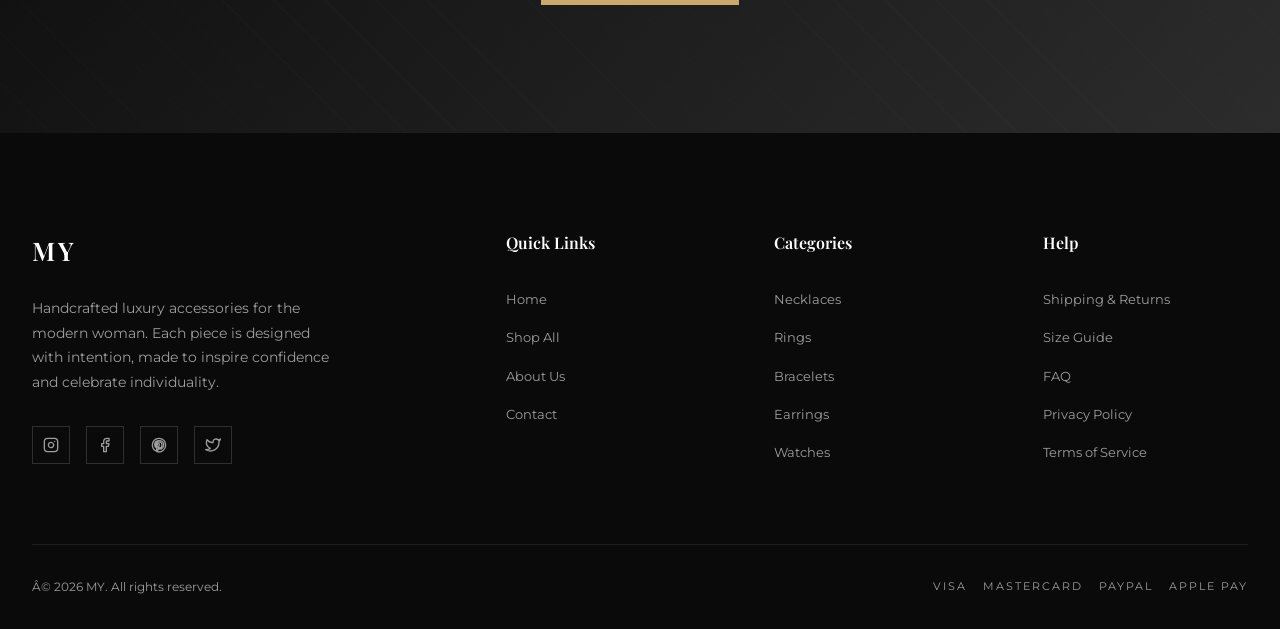
<file: contact.html>
<!DOCTYPE html>
<html lang="en">
<head>
  <meta charset="UTF-8" />
  <meta name="viewport" content="width=device-width, initial-scale=1.0" />
  <title>Contact â€” MY</title>
  <meta name="description" content="Get in touch with MY. We'd love to hear from you. Send us a message or connect with us on social media." />
  <link rel="stylesheet" href="styles.css" />
</head>
<body>

  <!-- ====== NAVIGATION ====== -->
  <nav class="navbar scrolled" id="navbar">
    <div class="container">
      <a href="index.html" class="navbar__logo" style="color:var(--color-dark);">MY</a>

      <ul class="navbar__links" id="navLinks">
        <li><a href="index.html" class="navbar__link">Home</a></li>
        <li><a href="products.html" class="navbar__link">Shop</a></li>
        <li><a href="about.html" class="navbar__link">About</a></li>
        <li><a href="contact.html" class="navbar__link active">Contact</a></li>
      </ul>

      <div style="display:flex;align-items:center;gap:1.2rem;">
        <div class="navbar__cart" id="openCartBtn" style="color:var(--color-dark);">
          <svg xmlns="http://www.w3.org/2000/svg" viewBox="0 0 24 24" fill="none" stroke="currentColor" stroke-width="1.8" stroke-linecap="round" stroke-linejoin="round">
            <path d="M6 2L3 6v14a2 2 0 0 0 2 2h14a2 2 0 0 0 2-2V6l-3-4z"></path>
            <line x1="3" y1="6" x2="21" y2="6"></line>
            <path d="M16 10a4 4 0 0 1-8 0"></path>
          </svg>
          <span class="navbar__cart-count" style="display:none;">0</span>
        </div>
        <div class="navbar__menu-btn" id="menuBtn">
          <span style="background:var(--color-dark)"></span>
          <span style="background:var(--color-dark)"></span>
          <span style="background:var(--color-dark)"></span>
        </div>
      </div>
    </div>
  </nav>

  <!-- ====== PAGE HEADER ====== -->
  <header class="page-header">
    <div class="container">
      <h1 class="page-header__title">Get in Touch</h1>
      <div class="page-header__breadcrumb">
        <a href="index.html">Home</a> &nbsp;/&nbsp; Contact
      </div>
    </div>
  </header>

  <!-- ====== CONTACT SECTION ====== -->
  <section class="contact">
    <div class="container">
      <div class="contact__grid">
        <!-- Contact Info -->
        <div class="fade-in">
          <span class="section-label">Reach Out</span>
          <h2 class="section-title" style="font-size:1.8rem;">We'd Love to Hear from You</h2>
          <p style="font-size:0.95rem;font-weight:300;color:var(--color-gray-dark);line-height:1.9;margin-bottom:2.5rem;">
            Whether you have a question about our collection, need styling advice, or want to explore a custom piece â€” our team is here to help. Reach out through any of the channels below, or fill out the contact form.
          </p>

          <div class="contact__info-item">
            <div class="contact__info-icon">
              <svg xmlns="http://www.w3.org/2000/svg" viewBox="0 0 24 24" fill="none" stroke="currentColor" stroke-width="1.5" stroke-linecap="round" stroke-linejoin="round"><path d="M21 10c0 7-9 13-9 13s-9-6-9-13a9 9 0 0 1 18 0z"></path><circle cx="12" cy="10" r="3"></circle></svg>
            </div>
            <div>
              <div class="contact__info-label">Visit Us</div>
              <div class="contact__info-value">24 Rue de Rivoli, Paris, France</div>
            </div>
          </div>

          <div class="contact__info-item">
            <div class="contact__info-icon">
              <svg xmlns="http://www.w3.org/2000/svg" viewBox="0 0 24 24" fill="none" stroke="currentColor" stroke-width="1.5" stroke-linecap="round" stroke-linejoin="round"><path d="M4 4h16c1.1 0 2 .9 2 2v12c0 1.1-.9 2-2 2H4c-1.1 0-2-.9-2-2V6c0-1.1.9-2 2-2z"></path><polyline points="22,6 12,13 2,6"></polyline></svg>
            </div>
            <div>
              <div class="contact__info-label">Email Us</div>
              <div class="contact__info-value">hello@aurelia.com</div>
            </div>
          </div>

          <div class="contact__info-item">
            <div class="contact__info-icon">
              <svg xmlns="http://www.w3.org/2000/svg" viewBox="0 0 24 24" fill="none" stroke="currentColor" stroke-width="1.5" stroke-linecap="round" stroke-linejoin="round"><path d="M22 16.92v3a2 2 0 0 1-2.18 2 19.79 19.79 0 0 1-8.63-3.07 19.5 19.5 0 0 1-6-6 19.79 19.79 0 0 1-3.07-8.67A2 2 0 0 1 4.11 2h3a2 2 0 0 1 2 1.72 12.84 12.84 0 0 0 .7 2.81 2 2 0 0 1-.45 2.11L8.09 9.91a16 16 0 0 0 6 6l1.27-1.27a2 2 0 0 1 2.11-.45 12.84 12.84 0 0 0 2.81.7A2 2 0 0 1 22 16.92z"></path></svg>
            </div>
            <div>
              <div class="contact__info-label">Call Us</div>
              <div class="contact__info-value">+33 1 42 60 00 00</div>
            </div>
          </div>

          <div class="contact__info-item">
            <div class="contact__info-icon">
              <svg xmlns="http://www.w3.org/2000/svg" viewBox="0 0 24 24" fill="none" stroke="currentColor" stroke-width="1.5" stroke-linecap="round" stroke-linejoin="round"><circle cx="12" cy="12" r="10"></circle><polyline points="12 6 12 12 16 14"></polyline></svg>
            </div>
            <div>
              <div class="contact__info-label">Working Hours</div>
              <div class="contact__info-value">Mon â€” Sat, 10:00 AM â€” 7:00 PM</div>
            </div>
          </div>

          <!-- Social Media Icons -->
          <div class="contact__social">
            <a href="#" class="contact__social-link" aria-label="Instagram">
              <svg xmlns="http://www.w3.org/2000/svg" viewBox="0 0 24 24" fill="none" stroke="currentColor" stroke-width="2" stroke-linecap="round" stroke-linejoin="round"><rect x="2" y="2" width="20" height="20" rx="5" ry="5"/><path d="M16 11.37A4 4 0 1 1 12.63 8 4 4 0 0 1 16 11.37z"/><line x1="17.5" y1="6.5" x2="17.51" y2="6.5"/></svg>
            </a>
            <a href="#" class="contact__social-link" aria-label="Facebook">
              <svg xmlns="http://www.w3.org/2000/svg" viewBox="0 0 24 24" fill="none" stroke="currentColor" stroke-width="2" stroke-linecap="round" stroke-linejoin="round"><path d="M18 2h-3a5 5 0 0 0-5 5v3H7v4h3v8h4v-8h3l1-4h-4V7a1 1 0 0 1 1-1h3z"/></svg>
            </a>
            <a href="#" class="contact__social-link" aria-label="Pinterest">
              <svg xmlns="http://www.w3.org/2000/svg" viewBox="0 0 24 24" fill="none" stroke="currentColor" stroke-width="2"><path d="M12 2C6.48 2 2 6.48 2 12c0 4.24 2.65 7.85 6.39 9.28-.09-.78-.17-1.98.04-2.83.19-.77 1.22-4.93 1.22-4.93s-.31-.62-.31-1.54c0-1.45.84-2.53 1.88-2.53.89 0 1.32.67 1.32 1.47 0 .89-.57 2.23-.87 3.47-.25 1.04.52 1.89 1.54 1.89 1.85 0 3.27-1.95 3.27-4.77 0-2.49-1.79-4.23-4.35-4.23-2.96 0-4.7 2.22-4.7 4.52 0 .89.35 1.85.78 2.37.09.1.1.19.07.29-.08.32-.25 1.04-.29 1.18-.05.19-.15.23-.35.14-1.31-.61-2.13-2.52-2.13-4.06 0-3.31 2.41-6.35 6.94-6.35 3.65 0 6.48 2.6 6.48 6.07 0 3.62-2.28 6.54-5.46 6.54-1.07 0-2.07-.55-2.41-1.21l-.66 2.5c-.24.91-.88 2.05-1.31 2.74A10 10 0 0 0 22 12c0-5.52-4.48-10-10-10z"/></svg>
            </a>
            <a href="#" class="contact__social-link" aria-label="Twitter">
              <svg xmlns="http://www.w3.org/2000/svg" viewBox="0 0 24 24" fill="none" stroke="currentColor" stroke-width="2" stroke-linecap="round" stroke-linejoin="round"><path d="M23 3a10.9 10.9 0 0 1-3.14 1.53 4.48 4.48 0 0 0-7.86 3v1A10.66 10.66 0 0 1 3 4s-4 9 5 13a11.64 11.64 0 0 1-7 2c9 5 20 0 20-11.5a4.5 4.5 0 0 0-.08-.83A7.72 7.72 0 0 0 23 3z"/></svg>
            </a>
            <a href="#" class="contact__social-link" aria-label="TikTok">
              <svg xmlns="http://www.w3.org/2000/svg" viewBox="0 0 24 24" fill="none" stroke="currentColor" stroke-width="2" stroke-linecap="round" stroke-linejoin="round"><path d="M9 12a4 4 0 1 0 4 4V4a5 5 0 0 0 5 5"></path></svg>
            </a>
          </div>
        </div>

        <!-- Contact Form -->
        <div class="fade-in">
          <form id="contactForm">
            <div class="contact__form-group">
              <label class="contact__form-label" for="contactName">Full Name</label>
              <input type="text" id="contactName" class="contact__form-input" placeholder="Your full name" required />
            </div>
            <div class="contact__form-group">
              <label class="contact__form-label" for="contactEmail">Email Address</label>
              <input type="email" id="contactEmail" class="contact__form-input" placeholder="your@email.com" required />
            </div>
            <div class="contact__form-group">
              <label class="contact__form-label" for="contactSubject">Subject</label>
              <input type="text" id="contactSubject" class="contact__form-input" placeholder="How can we help?" />
            </div>
            <div class="contact__form-group">
              <label class="contact__form-label" for="contactMessage">Message</label>
              <textarea id="contactMessage" class="contact__form-textarea" placeholder="Tell us more..." required></textarea>
            </div>
            <button type="submit" class="btn btn--primary" style="width:100%;">Send Message</button>
          </form>
        </div>
      </div>
    </div>
  </section>

  <!-- ====== MAP / CTA Section ====== -->
  <section class="banner">
    <div class="banner__bg"></div>
    <div class="banner__pattern"></div>
    <div class="container">
      <div class="banner__content fade-in">
        <span class="section-label" style="color:var(--color-gold);">Join Our Community</span>
        <h2 class="banner__title">Follow Us on <span>Instagram</span></h2>
        <p class="banner__text">Stay inspired with the latest collections, styling tips, and behind-the-scenes moments. Join 50K+ women in the MY community.</p>
        <a href="#" class="btn btn--gold">@MY_official</a>
      </div>
    </div>
  </section>

  <!-- ====== FOOTER ====== -->
  <footer class="footer">
    <div class="container">
      <div class="footer__grid">
        <div>
          <div class="footer__brand-name">MY</div>
          <p class="footer__brand-text">Handcrafted luxury accessories for the modern woman. Each piece is designed with intention, made to inspire confidence and celebrate individuality.</p>
          <div class="footer__social">
            <a href="#" class="footer__social-link" aria-label="Instagram">
              <svg xmlns="http://www.w3.org/2000/svg" viewBox="0 0 24 24" fill="none" stroke="currentColor" stroke-width="2" stroke-linecap="round" stroke-linejoin="round"><rect x="2" y="2" width="20" height="20" rx="5" ry="5"/><path d="M16 11.37A4 4 0 1 1 12.63 8 4 4 0 0 1 16 11.37z"/><line x1="17.5" y1="6.5" x2="17.51" y2="6.5"/></svg>
            </a>
            <a href="#" class="footer__social-link" aria-label="Facebook">
              <svg xmlns="http://www.w3.org/2000/svg" viewBox="0 0 24 24" fill="none" stroke="currentColor" stroke-width="2" stroke-linecap="round" stroke-linejoin="round"><path d="M18 2h-3a5 5 0 0 0-5 5v3H7v4h3v8h4v-8h3l1-4h-4V7a1 1 0 0 1 1-1h3z"/></svg>
            </a>
            <a href="#" class="footer__social-link" aria-label="Pinterest">
              <svg xmlns="http://www.w3.org/2000/svg" viewBox="0 0 24 24" fill="none" stroke="currentColor" stroke-width="2"><path d="M12 2C6.48 2 2 6.48 2 12c0 4.24 2.65 7.85 6.39 9.28-.09-.78-.17-1.98.04-2.83.19-.77 1.22-4.93 1.22-4.93s-.31-.62-.31-1.54c0-1.45.84-2.53 1.88-2.53.89 0 1.32.67 1.32 1.47 0 .89-.57 2.23-.87 3.47-.25 1.04.52 1.89 1.54 1.89 1.85 0 3.27-1.95 3.27-4.77 0-2.49-1.79-4.23-4.35-4.23-2.96 0-4.7 2.22-4.7 4.52 0 .89.35 1.85.78 2.37.09.1.1.19.07.29-.08.32-.25 1.04-.29 1.18-.05.19-.15.23-.35.14-1.31-.61-2.13-2.52-2.13-4.06 0-3.31 2.41-6.35 6.94-6.35 3.65 0 6.48 2.6 6.48 6.07 0 3.62-2.28 6.54-5.46 6.54-1.07 0-2.07-.55-2.41-1.21l-.66 2.5c-.24.91-.88 2.05-1.31 2.74A10 10 0 0 0 22 12c0-5.52-4.48-10-10-10z"/></svg>
            </a>
            <a href="#" class="footer__social-link" aria-label="Twitter">
              <svg xmlns="http://www.w3.org/2000/svg" viewBox="0 0 24 24" fill="none" stroke="currentColor" stroke-width="2" stroke-linecap="round" stroke-linejoin="round"><path d="M23 3a10.9 10.9 0 0 1-3.14 1.53 4.48 4.48 0 0 0-7.86 3v1A10.66 10.66 0 0 1 3 4s-4 9 5 13a11.64 11.64 0 0 1-7 2c9 5 20 0 20-11.5a4.5 4.5 0 0 0-.08-.83A7.72 7.72 0 0 0 23 3z"/></svg>
            </a>
          </div>
        </div>

        <div>
          <h4 class="footer__heading">Quick Links</h4>
          <a href="index.html" class="footer__link">Home</a>
          <a href="products.html" class="footer__link">Shop All</a>
          <a href="about.html" class="footer__link">About Us</a>
          <a href="contact.html" class="footer__link">Contact</a>
        </div>

        <div>
          <h4 class="footer__heading">Categories</h4>
          <a href="products.html?cat=necklaces" class="footer__link">Necklaces</a>
          <a href="products.html?cat=rings" class="footer__link">Rings</a>
          <a href="products.html?cat=bracelets" class="footer__link">Bracelets</a>
          <a href="products.html?cat=earrings" class="footer__link">Earrings</a>
          <a href="products.html?cat=watches" class="footer__link">Watches</a>
        </div>

        <div>
          <h4 class="footer__heading">Help</h4>
          <a href="#" class="footer__link">Shipping & Returns</a>
          <a href="#" class="footer__link">Size Guide</a>
          <a href="#" class="footer__link">FAQ</a>
          <a href="#" class="footer__link">Privacy Policy</a>
          <a href="#" class="footer__link">Terms of Service</a>
        </div>
      </div>

      <div class="footer__bottom">
        <span>Â© 2026 MY. All rights reserved.</span>
        <div class="footer__payments">
          <span>Visa</span>
          <span>Mastercard</span>
          <span>PayPal</span>
          <span>Apple Pay</span>
        </div>
      </div>
    </div>
  </footer>

  <!-- ====== CART SIDEBAR ====== -->
  <div class="cart-overlay" id="cartOverlay"></div>
  <div class="cart-sidebar" id="cartSidebar">
    <div class="cart-sidebar__header">
      <h3 class="cart-sidebar__title">Shopping Bag</h3>
      <div class="cart-sidebar__close" id="cartClose">
        <svg xmlns="http://www.w3.org/2000/svg" width="22" height="22" viewBox="0 0 24 24" fill="none" stroke="currentColor" stroke-width="2" stroke-linecap="round" stroke-linejoin="round"><line x1="18" y1="6" x2="6" y2="18"></line><line x1="6" y1="6" x2="18" y2="18"></line></svg>
      </div>
    </div>
    <div class="cart-sidebar__items" id="cartItems"></div>
    <div class="cart-sidebar__empty" id="cartEmpty">
      <svg xmlns="http://www.w3.org/2000/svg" viewBox="0 0 24 24" fill="none" stroke="currentColor" stroke-width="1.5" stroke-linecap="round" stroke-linejoin="round"><path d="M6 2L3 6v14a2 2 0 0 0 2 2h14a2 2 0 0 0 2-2V6l-3-4z"></path><line x1="3" y1="6" x2="21" y2="6"></line><path d="M16 10a4 4 0 0 1-8 0"></path></svg>
      <p>Your bag is empty</p>
      <a href="products.html" class="btn btn--primary btn--sm">Continue Shopping</a>
    </div>
    <div class="cart-sidebar__footer" id="cartFooter" style="display:none;">
      <div class="cart-sidebar__total">
        <span class="cart-sidebar__total-label">Total</span>
        <span class="cart-sidebar__total-value" id="cartTotal">0.00 EGP</span>
      </div>
      <button class="btn btn--primary cart-sidebar__checkout" onclick="showToast('Checkout coming soon!')">Checkout</button>
    </div>
  </div>

  <script src="script.js"></script>
</body>
</html>
</file>
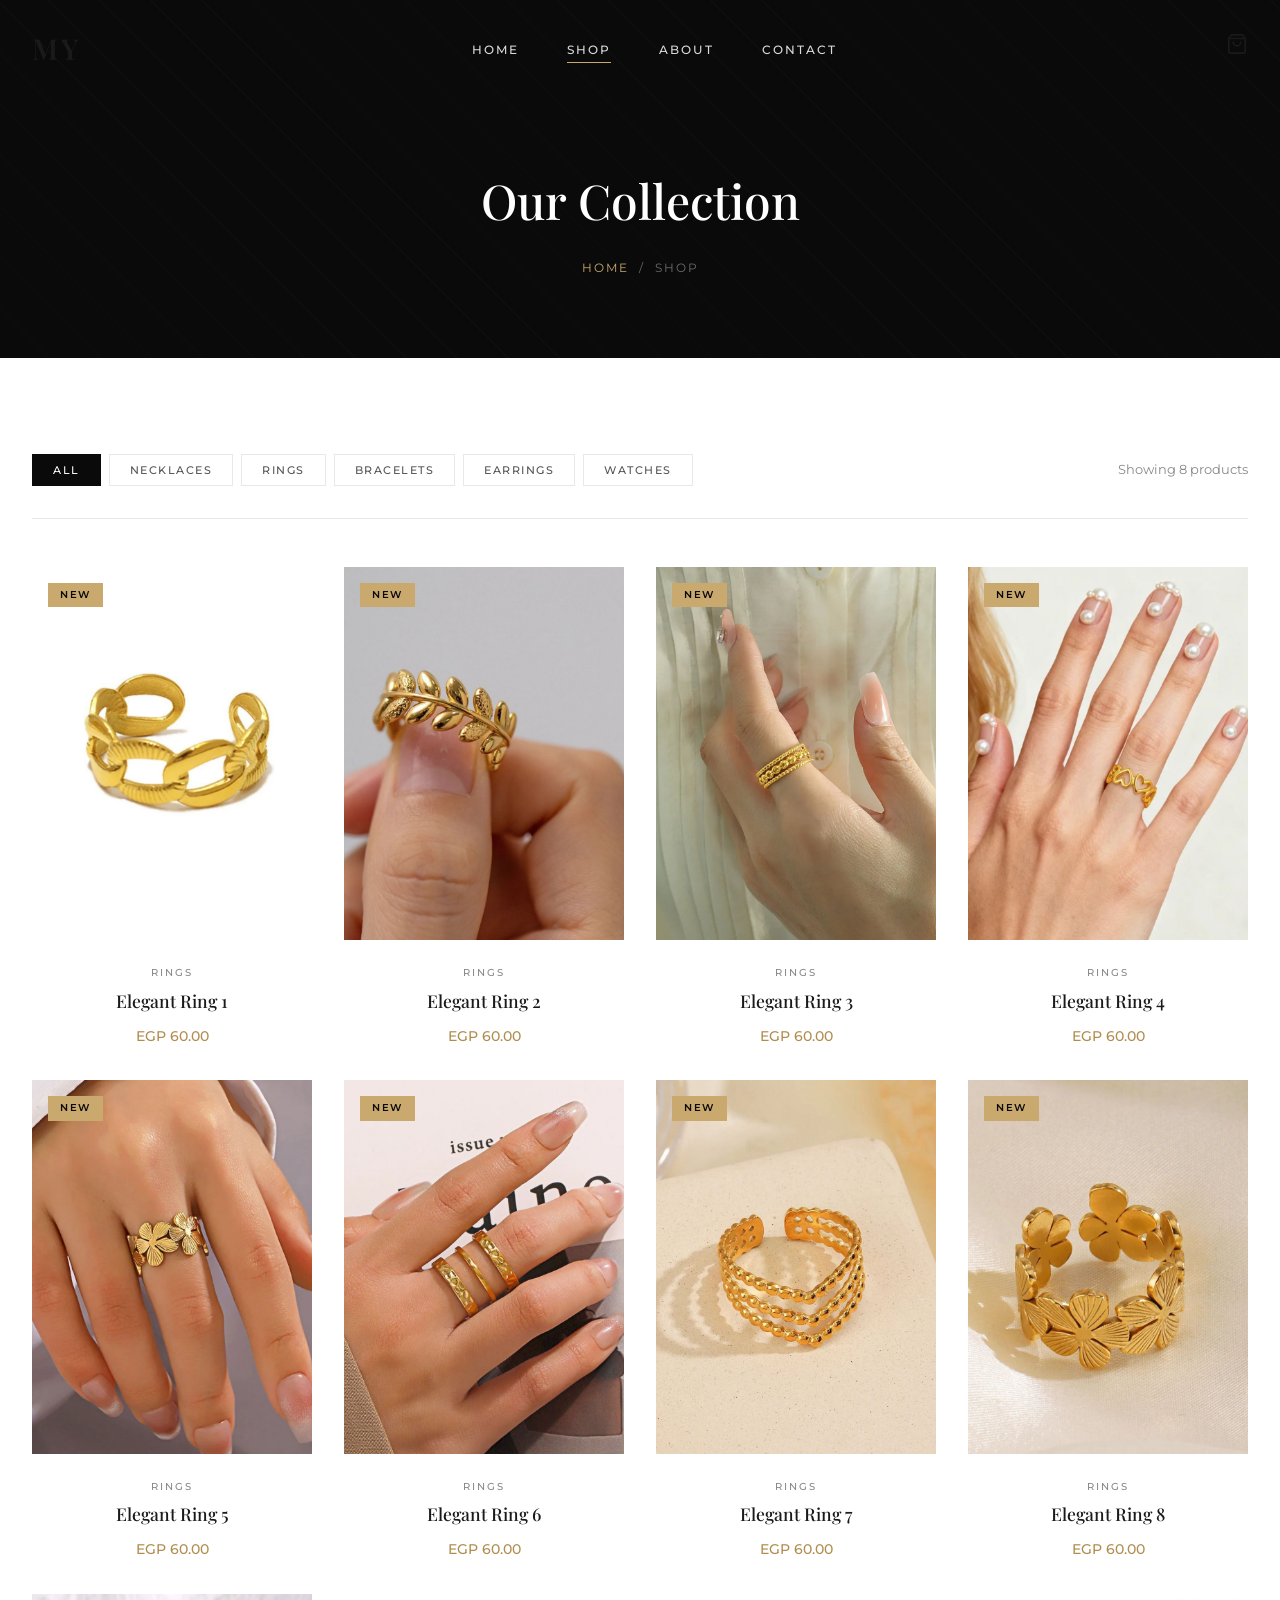
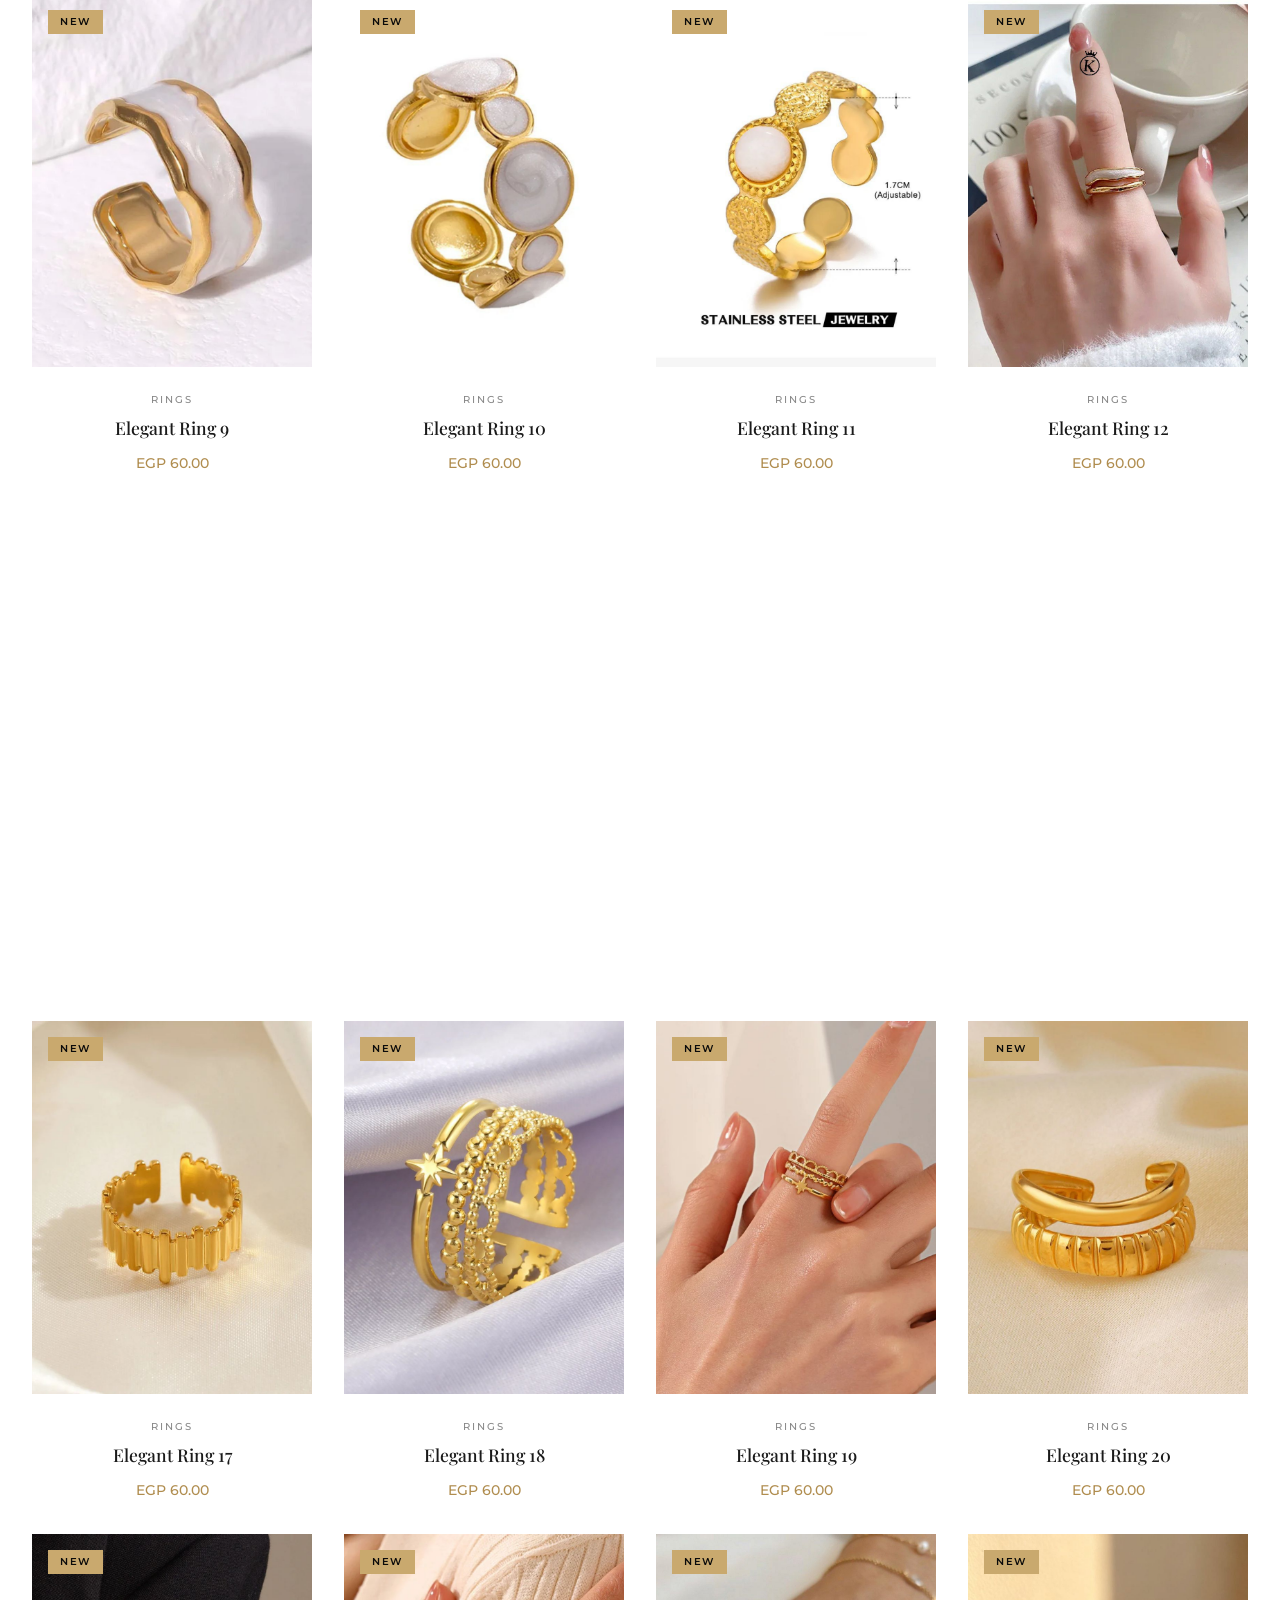
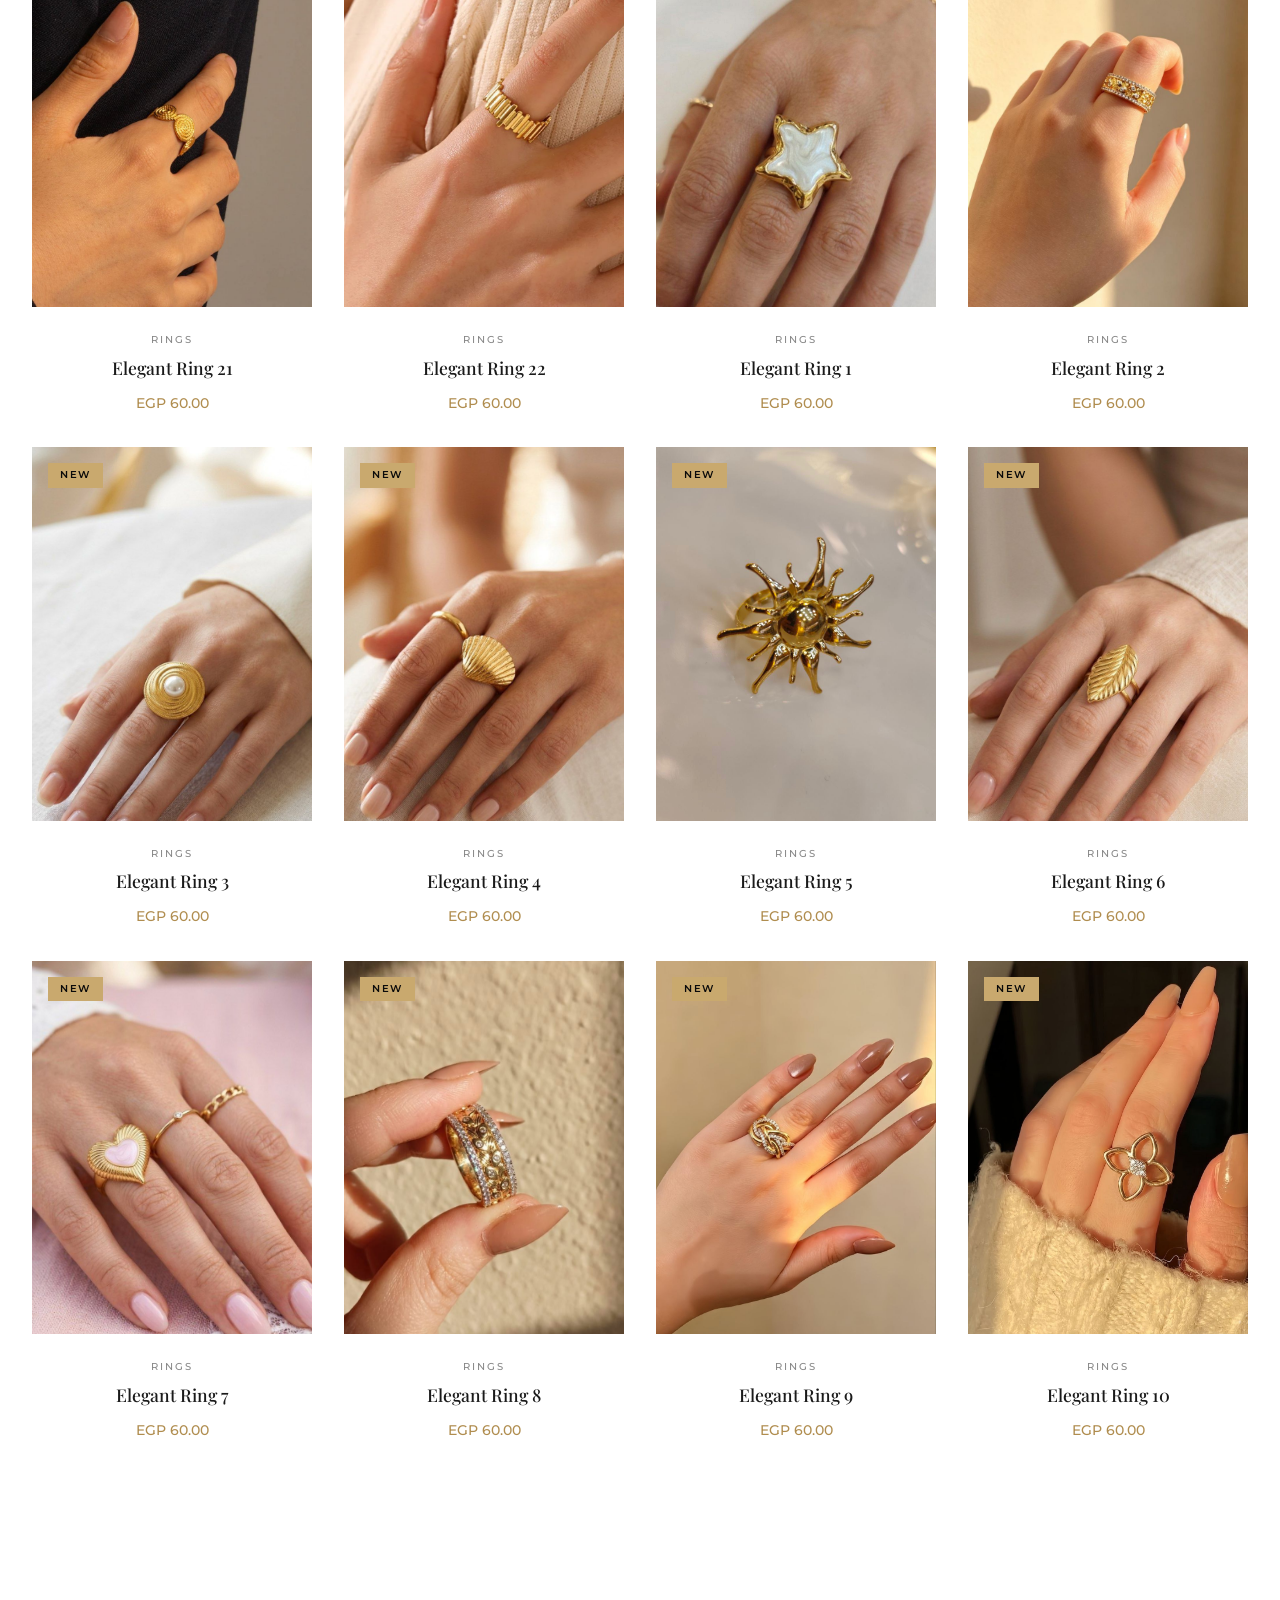
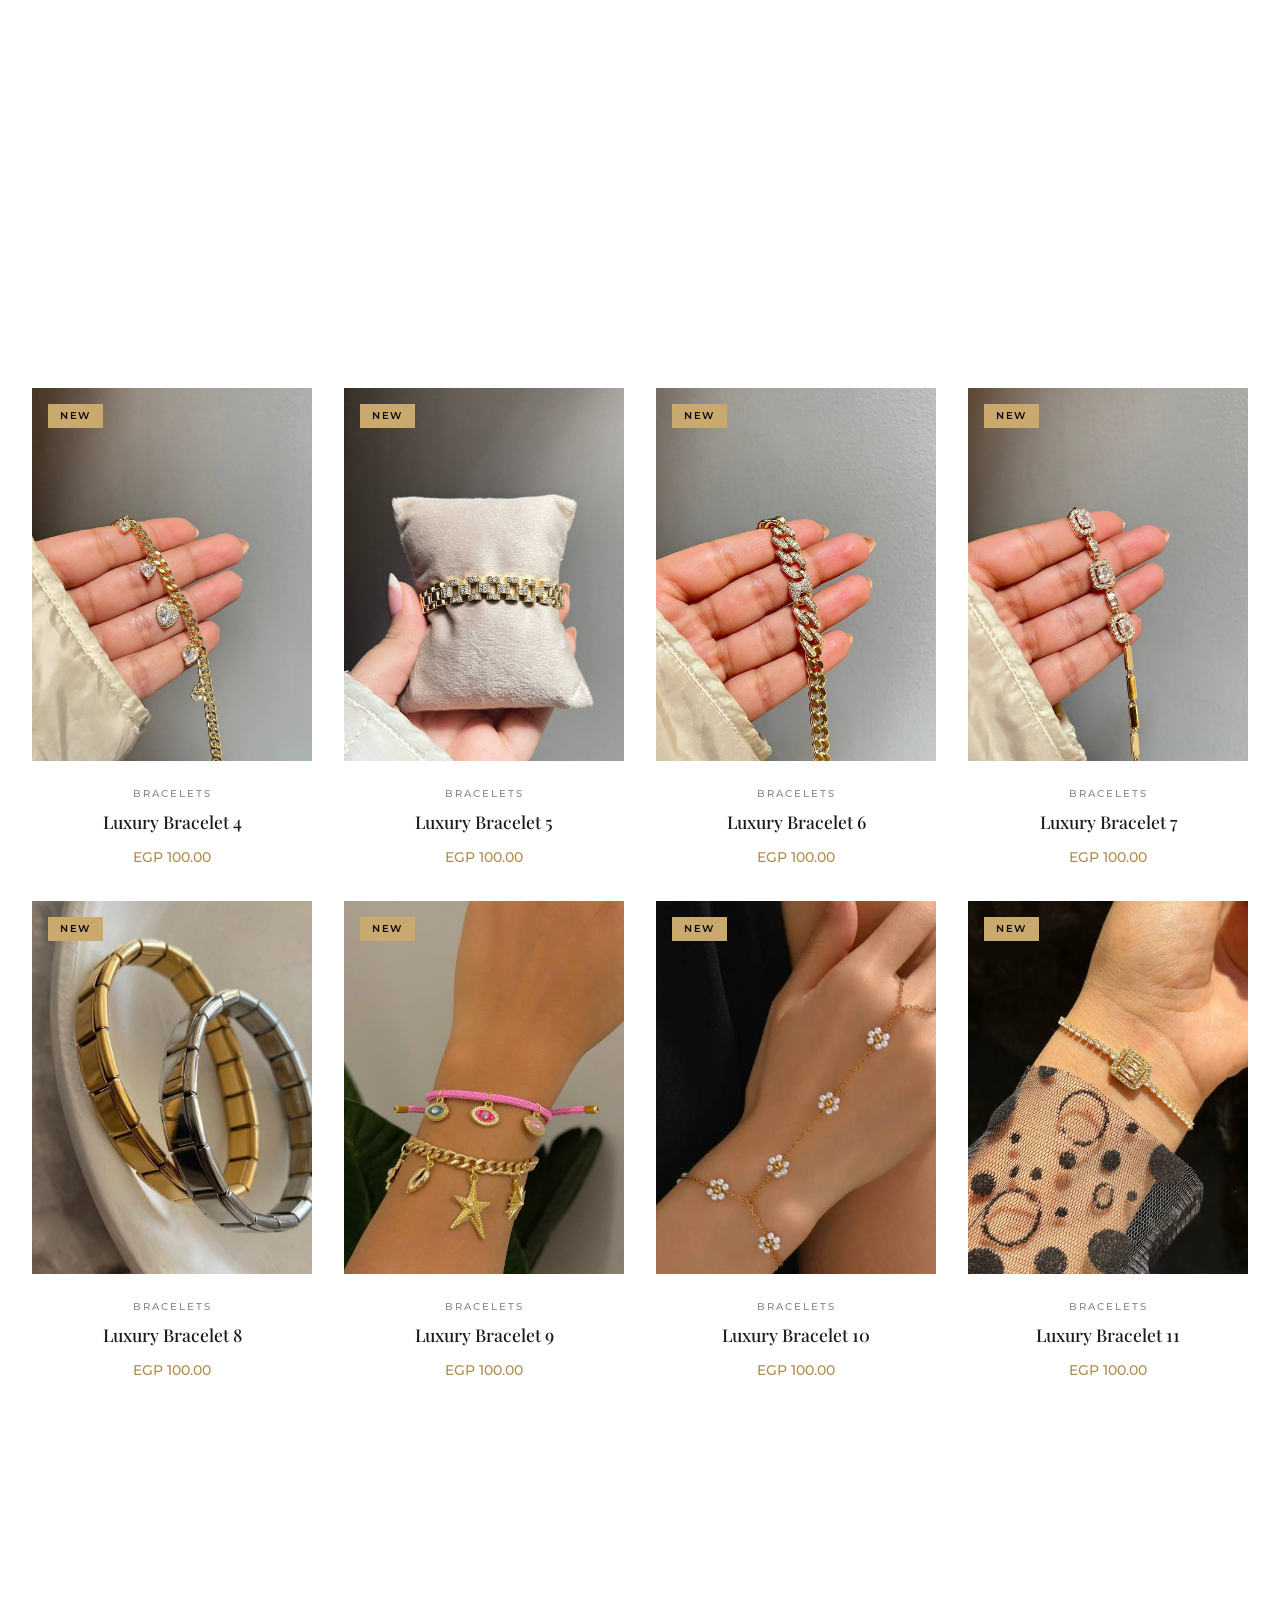
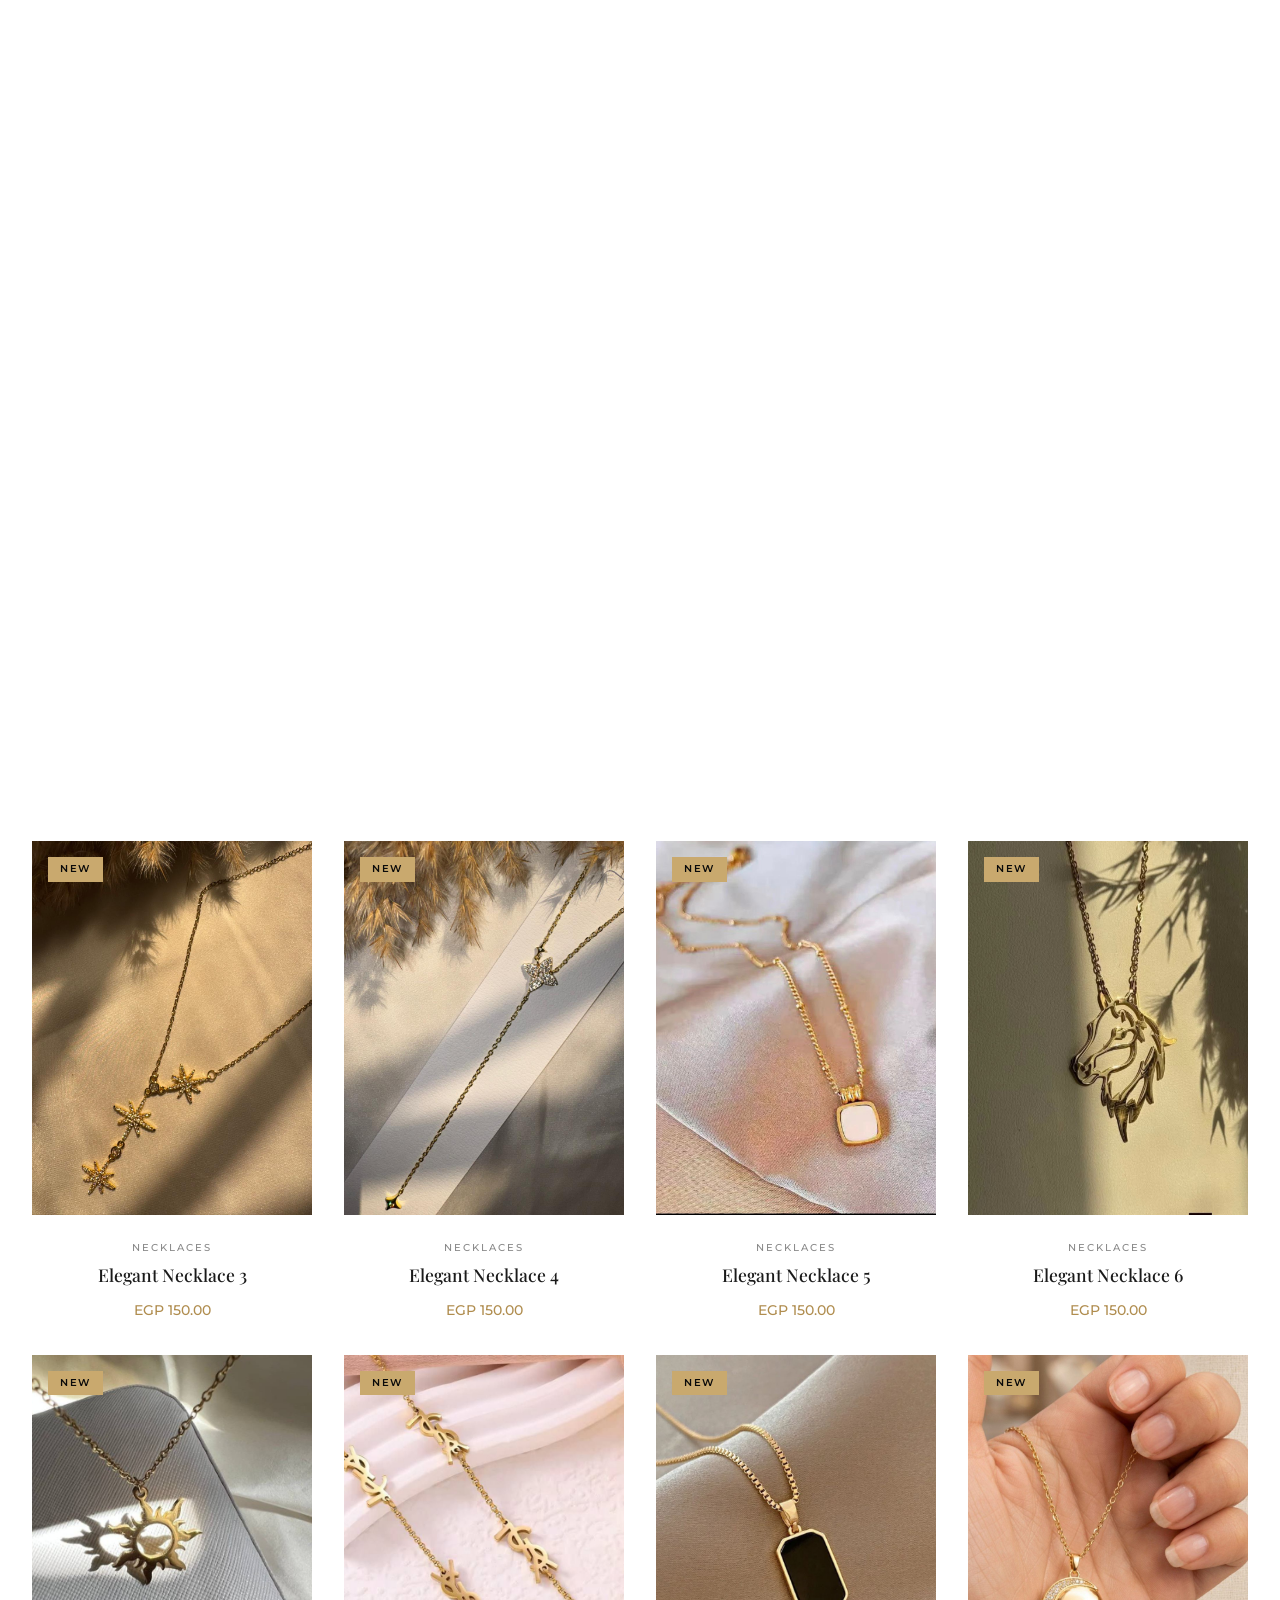
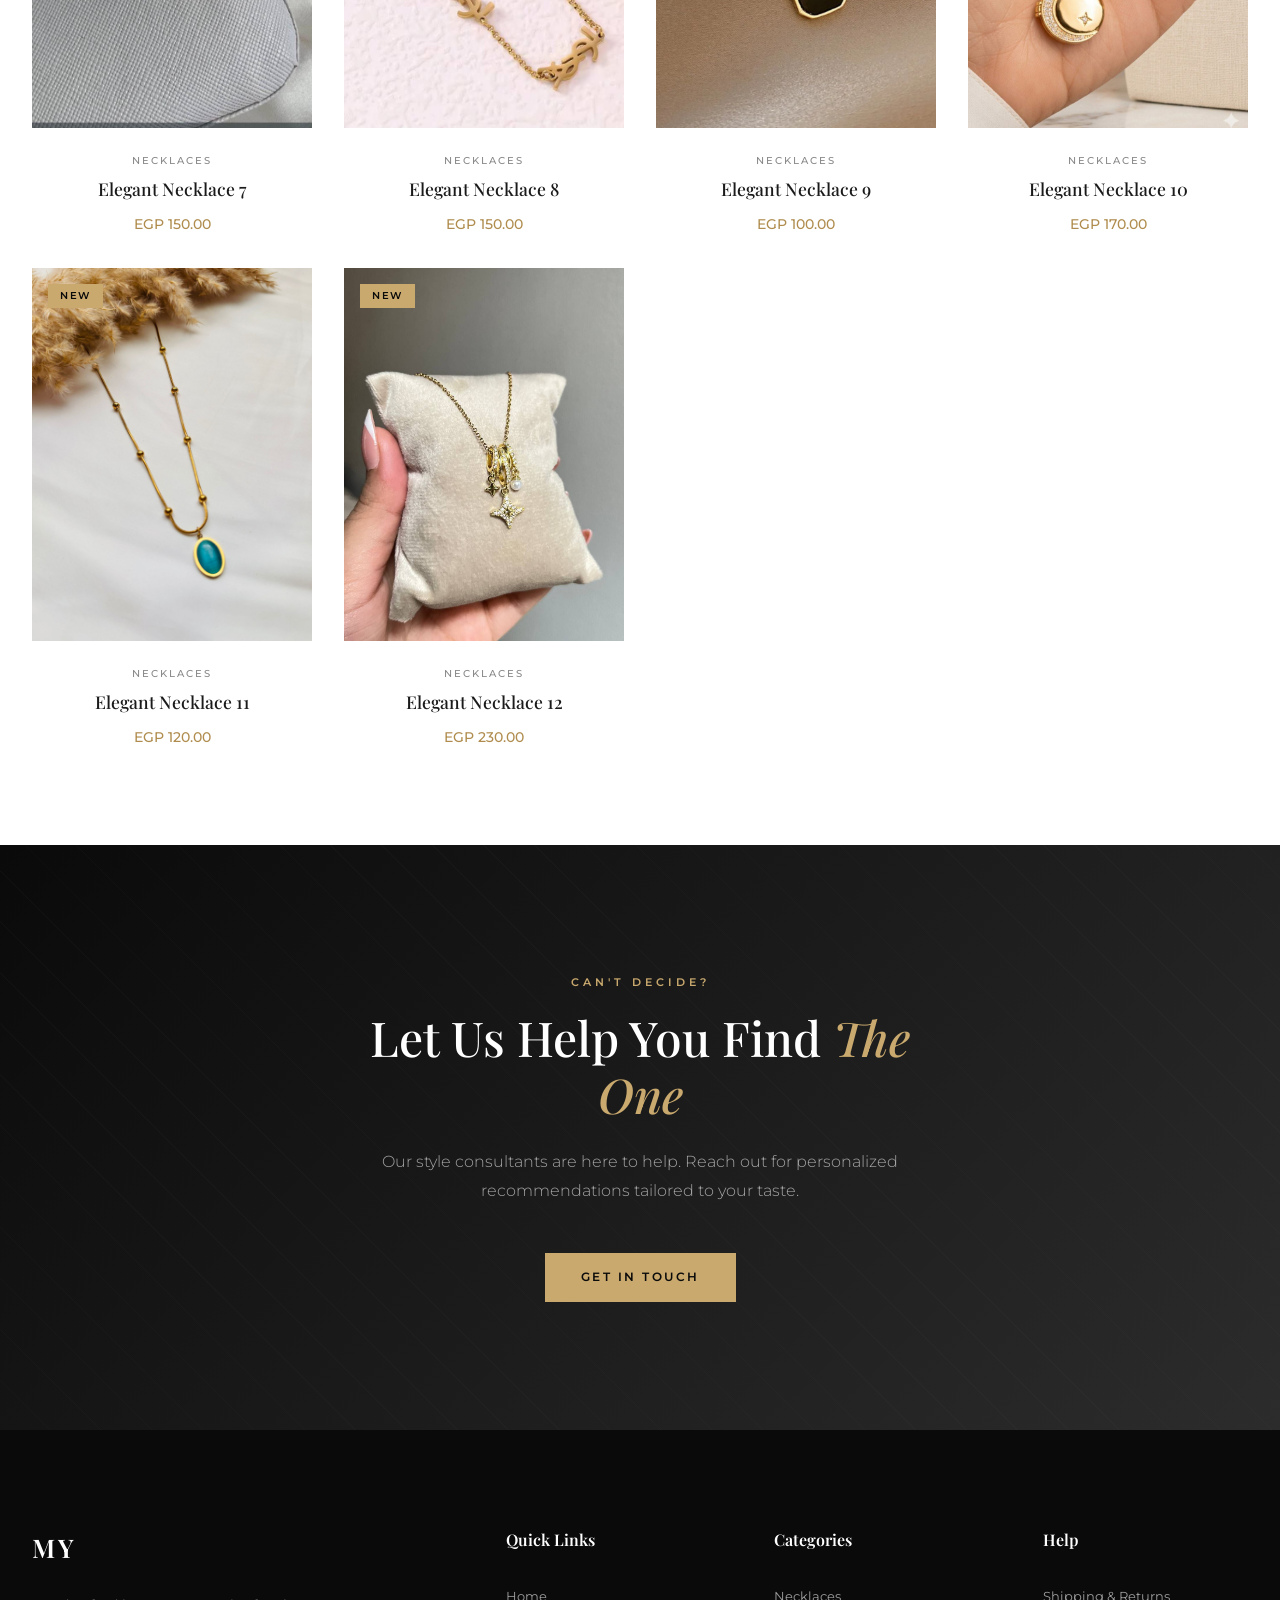
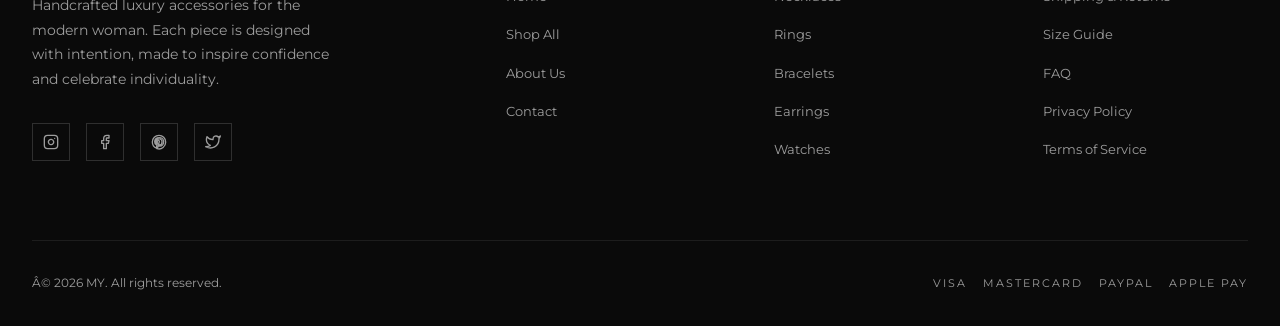
<file: products.html>
<!DOCTYPE html>
<html lang="en">
<head>
  <meta charset="UTF-8" />
  <meta name="viewport" content="width=device-width, initial-scale=1.0" />
  <title>Shop â€” MY</title>
  <meta name="description" content="Browse our curated collection of luxury necklaces, rings, bracelets, earrings and watches. Find your perfect piece at MY." />
  <link rel="stylesheet" href="styles.css" />
</head>
<body>

  <!-- ====== NAVIGATION ====== -->
  <nav class="navbar scrolled" id="navbar">
    <div class="container">
      <a href="index.html" class="navbar__logo" style="color:var(--color-dark);">MY</a>

      <ul class="navbar__links" id="navLinks">
        <li><a href="index.html" class="navbar__link">Home</a></li>
        <li><a href="products.html" class="navbar__link active">Shop</a></li>
        <li><a href="about.html" class="navbar__link">About</a></li>
        <li><a href="contact.html" class="navbar__link">Contact</a></li>
      </ul>

      <div style="display:flex;align-items:center;gap:1.2rem;">
        <div class="navbar__cart" id="openCartBtn" style="color:var(--color-dark);">
          <svg xmlns="http://www.w3.org/2000/svg" viewBox="0 0 24 24" fill="none" stroke="currentColor" stroke-width="1.8" stroke-linecap="round" stroke-linejoin="round">
            <path d="M6 2L3 6v14a2 2 0 0 0 2 2h14a2 2 0 0 0 2-2V6l-3-4z"></path>
            <line x1="3" y1="6" x2="21" y2="6"></line>
            <path d="M16 10a4 4 0 0 1-8 0"></path>
          </svg>
          <span class="navbar__cart-count" style="display:none;">0</span>
        </div>
        <div class="navbar__menu-btn" id="menuBtn">
          <span style="background:var(--color-dark)"></span>
          <span style="background:var(--color-dark)"></span>
          <span style="background:var(--color-dark)"></span>
        </div>
      </div>
    </div>
  </nav>

  <!-- ====== PAGE HEADER ====== -->
  <header class="page-header">
    <div class="container">
      <h1 class="page-header__title">Our Collection</h1>
      <div class="page-header__breadcrumb">
        <a href="index.html">Home</a> &nbsp;/&nbsp; Shop
      </div>
    </div>
  </header>

  <!-- ====== SHOP SECTION ====== -->
  <section class="shop">
    <div class="container">
      <div class="shop__toolbar">
        <div class="shop__filters" id="shopFilters">
          <button class="shop__filter-btn active" data-category="all">All</button>
          <button class="shop__filter-btn" data-category="necklaces">Necklaces</button>
          <button class="shop__filter-btn" data-category="rings">Rings</button>
          <button class="shop__filter-btn" data-category="bracelets">Bracelets</button>
          <button class="shop__filter-btn" data-category="earrings">Earrings</button>
          <button class="shop__filter-btn" data-category="watches">Watches</button>
        </div>
        <span class="shop__count">Showing 8 products</span>
      </div>

      <div class="products__grid" id="shopGrid">
        <!-- Products rendered by JS -->
      </div>
    </div>
  </section>

  <!-- ====== CTA BANNER ====== -->
  <section class="banner">
    <div class="banner__bg"></div>
    <div class="banner__pattern"></div>
    <div class="container">
      <div class="banner__content fade-in">
        <span class="section-label" style="color:var(--color-gold);">Can't Decide?</span>
        <h2 class="banner__title">Let Us Help You Find <span>The One</span></h2>
        <p class="banner__text">Our style consultants are here to help. Reach out for personalized recommendations tailored to your taste.</p>
        <a href="contact.html" class="btn btn--gold">Get in Touch</a>
      </div>
    </div>
  </section>

  <!-- ====== FOOTER ====== -->
  <footer class="footer">
    <div class="container">
      <div class="footer__grid">
        <div>
          <div class="footer__brand-name">MY</div>
          <p class="footer__brand-text">Handcrafted luxury accessories for the modern woman. Each piece is designed with intention, made to inspire confidence and celebrate individuality.</p>
          <div class="footer__social">
            <a href="#" class="footer__social-link" aria-label="Instagram">
              <svg xmlns="http://www.w3.org/2000/svg" viewBox="0 0 24 24" fill="none" stroke="currentColor" stroke-width="2" stroke-linecap="round" stroke-linejoin="round"><rect x="2" y="2" width="20" height="20" rx="5" ry="5"/><path d="M16 11.37A4 4 0 1 1 12.63 8 4 4 0 0 1 16 11.37z"/><line x1="17.5" y1="6.5" x2="17.51" y2="6.5"/></svg>
            </a>
            <a href="#" class="footer__social-link" aria-label="Facebook">
              <svg xmlns="http://www.w3.org/2000/svg" viewBox="0 0 24 24" fill="none" stroke="currentColor" stroke-width="2" stroke-linecap="round" stroke-linejoin="round"><path d="M18 2h-3a5 5 0 0 0-5 5v3H7v4h3v8h4v-8h3l1-4h-4V7a1 1 0 0 1 1-1h3z"/></svg>
            </a>
            <a href="#" class="footer__social-link" aria-label="Pinterest">
              <svg xmlns="http://www.w3.org/2000/svg" viewBox="0 0 24 24" fill="none" stroke="currentColor" stroke-width="2"><path d="M12 2C6.48 2 2 6.48 2 12c0 4.24 2.65 7.85 6.39 9.28-.09-.78-.17-1.98.04-2.83.19-.77 1.22-4.93 1.22-4.93s-.31-.62-.31-1.54c0-1.45.84-2.53 1.88-2.53.89 0 1.32.67 1.32 1.47 0 .89-.57 2.23-.87 3.47-.25 1.04.52 1.89 1.54 1.89 1.85 0 3.27-1.95 3.27-4.77 0-2.49-1.79-4.23-4.35-4.23-2.96 0-4.7 2.22-4.7 4.52 0 .89.35 1.85.78 2.37.09.1.1.19.07.29-.08.32-.25 1.04-.29 1.18-.05.19-.15.23-.35.14-1.31-.61-2.13-2.52-2.13-4.06 0-3.31 2.41-6.35 6.94-6.35 3.65 0 6.48 2.6 6.48 6.07 0 3.62-2.28 6.54-5.46 6.54-1.07 0-2.07-.55-2.41-1.21l-.66 2.5c-.24.91-.88 2.05-1.31 2.74A10 10 0 0 0 22 12c0-5.52-4.48-10-10-10z"/></svg>
            </a>
            <a href="#" class="footer__social-link" aria-label="Twitter">
              <svg xmlns="http://www.w3.org/2000/svg" viewBox="0 0 24 24" fill="none" stroke="currentColor" stroke-width="2" stroke-linecap="round" stroke-linejoin="round"><path d="M23 3a10.9 10.9 0 0 1-3.14 1.53 4.48 4.48 0 0 0-7.86 3v1A10.66 10.66 0 0 1 3 4s-4 9 5 13a11.64 11.64 0 0 1-7 2c9 5 20 0 20-11.5a4.5 4.5 0 0 0-.08-.83A7.72 7.72 0 0 0 23 3z"/></svg>
            </a>
          </div>
        </div>

        <div>
          <h4 class="footer__heading">Quick Links</h4>
          <a href="index.html" class="footer__link">Home</a>
          <a href="products.html" class="footer__link">Shop All</a>
          <a href="about.html" class="footer__link">About Us</a>
          <a href="contact.html" class="footer__link">Contact</a>
        </div>

        <div>
          <h4 class="footer__heading">Categories</h4>
          <a href="products.html?cat=necklaces" class="footer__link">Necklaces</a>
          <a href="products.html?cat=rings" class="footer__link">Rings</a>
          <a href="products.html?cat=bracelets" class="footer__link">Bracelets</a>
          <a href="products.html?cat=earrings" class="footer__link">Earrings</a>
          <a href="products.html?cat=watches" class="footer__link">Watches</a>
        </div>

        <div>
          <h4 class="footer__heading">Help</h4>
          <a href="#" class="footer__link">Shipping & Returns</a>
          <a href="#" class="footer__link">Size Guide</a>
          <a href="#" class="footer__link">FAQ</a>
          <a href="#" class="footer__link">Privacy Policy</a>
          <a href="#" class="footer__link">Terms of Service</a>
        </div>
      </div>

      <div class="footer__bottom">
        <span>Â© 2026 MY. All rights reserved.</span>
        <div class="footer__payments">
          <span>Visa</span>
          <span>Mastercard</span>
          <span>PayPal</span>
          <span>Apple Pay</span>
        </div>
      </div>
    </div>
  </footer>

  <!-- ====== CART SIDEBAR ====== -->
  <div class="cart-overlay" id="cartOverlay"></div>
  <div class="cart-sidebar" id="cartSidebar">
    <div class="cart-sidebar__header">
      <h3 class="cart-sidebar__title">Shopping Bag</h3>
      <div class="cart-sidebar__close" id="cartClose">
        <svg xmlns="http://www.w3.org/2000/svg" width="22" height="22" viewBox="0 0 24 24" fill="none" stroke="currentColor" stroke-width="2" stroke-linecap="round" stroke-linejoin="round"><line x1="18" y1="6" x2="6" y2="18"></line><line x1="6" y1="6" x2="18" y2="18"></line></svg>
      </div>
    </div>
    <div class="cart-sidebar__items" id="cartItems"></div>
    <div class="cart-sidebar__empty" id="cartEmpty">
      <svg xmlns="http://www.w3.org/2000/svg" viewBox="0 0 24 24" fill="none" stroke="currentColor" stroke-width="1.5" stroke-linecap="round" stroke-linejoin="round"><path d="M6 2L3 6v14a2 2 0 0 0 2 2h14a2 2 0 0 0 2-2V6l-3-4z"></path><line x1="3" y1="6" x2="21" y2="6"></line><path d="M16 10a4 4 0 0 1-8 0"></path></svg>
      <p>Your bag is empty</p>
      <a href="products.html" class="btn btn--primary btn--sm">Continue Shopping</a>
    </div>
    <div class="cart-sidebar__footer" id="cartFooter" style="display:none;">
      <div class="cart-sidebar__total">
        <span class="cart-sidebar__total-label">Total</span>
        <span class="cart-sidebar__total-value" id="cartTotal">0.00 EGP</span>
      </div>
      <button class="btn btn--primary cart-sidebar__checkout" onclick="showToast('Checkout coming soon!')">Checkout</button>
    </div>
  </div>

  <script src="script.js"></script>
  <script>
    // Handle category from URL params
    document.addEventListener('DOMContentLoaded', () => {
      const params = new URLSearchParams(window.location.search);
      const cat = params.get('cat');
      if (cat) {
        const btn = document.querySelector(`.shop__filter-btn[data-category="${cat}"]`);
        if (btn) {
          btn.click();
        }
      }
    });
  </script>
</body>
</html>
</file>
<file: styles.css>
/* ===================================
   AURÉLIA — Luxury Accessories
   Main Stylesheet
   =================================== */

/* ---------- Google Fonts ---------- */
@import url('https://fonts.googleapis.com/css2?family=Cormorant+Garamond:ital,wght@0,300;0,400;0,500;0,600;0,700;1,300;1,400&family=Montserrat:wght@300;400;500;600;700&family=Playfair+Display:ital,wght@0,400;0,500;0,600;0,700;1,400;1,500&display=swap');

/* ---------- CSS Custom Properties ---------- */
:root {
  /* Colors */
  --color-black: #0a0a0a;
  --color-dark: #1a1a1a;
  --color-charcoal: #2c2c2c;
  --color-gray-dark: #555555;
  --color-gray: #888888;
  --color-gray-light: #c4c4c4;
  --color-silver: #e8e8e8;
  --color-off-white: #f5f3f0;
  --color-cream: #faf8f5;
  --color-white: #ffffff;
  --color-gold: #c9a96e;
  --color-gold-light: #d4bc8b;
  --color-gold-dark: #b08d4f;
  --color-gold-shimmer: #e8d5a8;
  --color-rose: #c9a0a0;

  /* Typography */
  --font-heading: 'Playfair Display', 'Cormorant Garamond', Georgia, serif;
  --font-body: 'Montserrat', 'Segoe UI', sans-serif;
  --font-accent: 'Cormorant Garamond', Georgia, serif;

  /* Spacing */
  --space-xs: 0.25rem;
  --space-sm: 0.5rem;
  --space-md: 1rem;
  --space-lg: 1.5rem;
  --space-xl: 2rem;
  --space-2xl: 3rem;
  --space-3xl: 4rem;
  --space-4xl: 6rem;
  --space-5xl: 8rem;

  /* Transitions */
  --transition-fast: 0.2s cubic-bezier(0.4, 0, 0.2, 1);
  --transition-base: 0.3s cubic-bezier(0.4, 0, 0.2, 1);
  --transition-slow: 0.5s cubic-bezier(0.4, 0, 0.2, 1);
  --transition-elegant: 0.6s cubic-bezier(0.16, 1, 0.3, 1);

  /* Shadows */
  --shadow-sm: 0 1px 3px rgba(0, 0, 0, 0.06);
  --shadow-md: 0 4px 12px rgba(0, 0, 0, 0.08);
  --shadow-lg: 0 8px 30px rgba(0, 0, 0, 0.1);
  --shadow-xl: 0 15px 50px rgba(0, 0, 0, 0.12);
  --shadow-gold: 0 4px 20px rgba(201, 169, 110, 0.2);

  /* Border Radius */
  --radius-sm: 4px;
  --radius-md: 8px;
  --radius-lg: 12px;
  --radius-full: 50%;

  /* Container */
  --container-max: 1300px;
  --container-narrow: 900px;
}

/* ---------- Reset & Base ---------- */
*,
*::before,
*::after {
  margin: 0;
  padding: 0;
  box-sizing: border-box;
}

html {
  scroll-behavior: smooth;
  font-size: 16px;
  -webkit-font-smoothing: antialiased;
  -moz-osx-font-smoothing: grayscale;
}

body {
  font-family: var(--font-body);
  font-weight: 400;
  color: var(--color-dark);
  background-color: var(--color-white);
  line-height: 1.7;
  overflow-x: hidden;
}

img {
  max-width: 100%;
  height: auto;
  display: block;
}

a {
  text-decoration: none;
  color: inherit;
  transition: color var(--transition-fast);
}

ul {
  list-style: none;
}

button {
  cursor: pointer;
  font-family: var(--font-body);
  border: none;
  background: none;
}

input, textarea, select {
  font-family: var(--font-body);
  outline: none;
}

/* ---------- Utility Classes ---------- */
.container {
  max-width: var(--container-max);
  margin: 0 auto;
  padding: 0 var(--space-xl);
}

.container--narrow {
  max-width: var(--container-narrow);
}

.section {
  padding: var(--space-5xl) 0;
}

.section--cream {
  background-color: var(--color-cream);
}

.section--dark {
  background-color: var(--color-black);
  color: var(--color-white);
}

.text-center {
  text-align: center;
}

/* ---------- Typography ---------- */
.section-label {
  font-family: var(--font-body);
  font-size: 0.7rem;
  font-weight: 600;
  letter-spacing: 4px;
  text-transform: uppercase;
  color: var(--color-gold);
  display: block;
  margin-bottom: var(--space-md);
}

.section-title {
  font-family: var(--font-heading);
  font-size: clamp(2rem, 4vw, 3rem);
  font-weight: 500;
  line-height: 1.2;
  color: var(--color-dark);
  margin-bottom: var(--space-lg);
}

.section--dark .section-title {
  color: var(--color-white);
}

.section-subtitle {
  font-family: var(--font-body);
  font-size: 1rem;
  font-weight: 300;
  color: var(--color-gray);
  max-width: 560px;
  line-height: 1.8;
}

.text-center .section-subtitle {
  margin-left: auto;
  margin-right: auto;
}

/* ---------- Buttons ---------- */
.btn {
  display: inline-flex;
  align-items: center;
  justify-content: center;
  gap: var(--space-sm);
  padding: 14px 36px;
  font-size: 0.75rem;
  font-weight: 600;
  letter-spacing: 2.5px;
  text-transform: uppercase;
  border-radius: 0;
  transition: all var(--transition-base);
  position: relative;
  overflow: hidden;
}

.btn--primary {
  background-color: var(--color-black);
  color: var(--color-white);
}

.btn--primary:hover {
  background-color: var(--color-gold);
  color: var(--color-black);
  transform: translateY(-2px);
  box-shadow: var(--shadow-gold);
}

.btn--outline {
  background-color: transparent;
  color: var(--color-dark);
  border: 1.5px solid var(--color-dark);
}

.btn--outline:hover {
  background-color: var(--color-dark);
  color: var(--color-white);
  transform: translateY(-2px);
}

.btn--gold {
  background-color: var(--color-gold);
  color: var(--color-black);
}

.btn--gold:hover {
  background-color: var(--color-gold-dark);
  color: var(--color-white);
  transform: translateY(-2px);
  box-shadow: var(--shadow-gold);
}

.btn--white {
  background-color: var(--color-white);
  color: var(--color-dark);
}

.btn--white:hover {
  background-color: var(--color-gold);
  color: var(--color-black);
  transform: translateY(-2px);
}

.btn--sm {
  padding: 10px 24px;
  font-size: 0.65rem;
  letter-spacing: 2px;
}

/* ---------- Decorative Elements ---------- */
.divider {
  width: 60px;
  height: 1px;
  background: linear-gradient(to right, var(--color-gold-dark), var(--color-gold-light));
  margin: var(--space-lg) 0;
}

.text-center .divider {
  margin-left: auto;
  margin-right: auto;
}

/* =============================================
   NAVIGATION
   ============================================= */
.navbar {
  position: fixed;
  top: 0;
  left: 0;
  width: 100%;
  z-index: 1000;
  transition: all var(--transition-base);
  padding: var(--space-lg) 0;
}

.navbar.scrolled {
  background-color: rgba(255, 255, 255, 0.97);
  backdrop-filter: blur(12px);
  padding: var(--space-md) 0;
  box-shadow: 0 1px 20px rgba(0, 0, 0, 0.06);
}

.navbar .container {
  display: flex;
  align-items: center;
  justify-content: space-between;
}

.navbar__logo {
  font-family: var(--font-heading);
  font-size: 1.8rem;
  font-weight: 600;
  letter-spacing: 3px;
  color: var(--color-white);
  transition: color var(--transition-base);
}

.navbar.scrolled .navbar__logo {
  color: var(--color-dark);
}

.navbar__links {
  display: flex;
  align-items: center;
  gap: var(--space-2xl);
}

.navbar__link {
  font-size: 0.72rem;
  font-weight: 500;
  letter-spacing: 2px;
  text-transform: uppercase;
  color: rgba(255, 255, 255, 0.85);
  position: relative;
  padding: var(--space-xs) 0;
  transition: color var(--transition-base);
}

.navbar.scrolled .navbar__link {
  color: var(--color-dark);
}

.navbar__link::after {
  content: '';
  position: absolute;
  bottom: -2px;
  left: 0;
  width: 0;
  height: 1px;
  background-color: var(--color-gold);
  transition: width var(--transition-base);
}

.navbar__link:hover::after,
.navbar__link.active::after {
  width: 100%;
}

.navbar__link:hover {
  color: var(--color-gold);
}

.navbar.scrolled .navbar__link:hover {
  color: var(--color-gold);
}

/* Cart Icon */
.navbar__cart {
  position: relative;
  cursor: pointer;
  color: rgba(255, 255, 255, 0.85);
  transition: color var(--transition-base);
}

.navbar.scrolled .navbar__cart {
  color: var(--color-dark);
}

.navbar__cart svg {
  width: 22px;
  height: 22px;
}

.navbar__cart-count {
  position: absolute;
  top: -8px;
  right: -10px;
  width: 18px;
  height: 18px;
  border-radius: var(--radius-full);
  background-color: var(--color-gold);
  color: var(--color-black);
  font-size: 0.6rem;
  font-weight: 700;
  display: flex;
  align-items: center;
  justify-content: center;
}

/* Mobile Menu */
.navbar__menu-btn {
  display: none;
  flex-direction: column;
  gap: 5px;
  cursor: pointer;
  z-index: 1001;
}

.navbar__menu-btn span {
  width: 24px;
  height: 1.5px;
  background-color: var(--color-white);
  transition: all var(--transition-base);
}

.navbar.scrolled .navbar__menu-btn span {
  background-color: var(--color-dark);
}

.navbar__menu-btn.active span:nth-child(1) {
  transform: rotate(45deg) translate(4px, 5px);
}

.navbar__menu-btn.active span:nth-child(2) {
  opacity: 0;
}

.navbar__menu-btn.active span:nth-child(3) {
  transform: rotate(-45deg) translate(4px, -5px);
}

/* =============================================
   HERO SECTION
   ============================================= */
.hero {
  position: relative;
  height: 100vh;
  min-height: 700px;
  display: flex;
  align-items: center;
  overflow: hidden;
}

.hero__bg {
  position: absolute;
  inset: 0;
  z-index: 0;
}

.hero__bg img {
  width: 100%;
  height: 100%;
  object-fit: cover;
}

.hero__overlay {
  position: absolute;
  inset: 0;
  background: linear-gradient(
    135deg,
    rgba(10, 10, 10, 0.7) 0%,
    rgba(10, 10, 10, 0.4) 50%,
    rgba(10, 10, 10, 0.2) 100%
  );
  z-index: 1;
}

.hero__content {
  position: relative;
  z-index: 2;
  max-width: 650px;
}

.hero__label {
  font-family: var(--font-body);
  font-size: 0.7rem;
  font-weight: 500;
  letter-spacing: 5px;
  text-transform: uppercase;
  color: var(--color-gold);
  margin-bottom: var(--space-lg);
  opacity: 0;
  transform: translateY(20px);
  animation: fadeInUp 0.8s ease forwards 0.3s;
}

.hero__title {
  font-family: var(--font-heading);
  font-size: clamp(2.8rem, 6vw, 4.5rem);
  font-weight: 500;
  line-height: 1.1;
  color: var(--color-white);
  margin-bottom: var(--space-xl);
  opacity: 0;
  transform: translateY(30px);
  animation: fadeInUp 0.8s ease forwards 0.5s;
}

.hero__title span {
  color: var(--color-gold);
  font-style: italic;
}

.hero__text {
  font-size: 1rem;
  font-weight: 300;
  color: rgba(255, 255, 255, 0.75);
  line-height: 1.8;
  margin-bottom: var(--space-2xl);
  max-width: 450px;
  opacity: 0;
  transform: translateY(30px);
  animation: fadeInUp 0.8s ease forwards 0.7s;
}

.hero__buttons {
  display: flex;
  gap: var(--space-md);
  opacity: 0;
  transform: translateY(30px);
  animation: fadeInUp 0.8s ease forwards 0.9s;
}

/* Scroll Down Indicator */
.hero__scroll {
  position: absolute;
  bottom: 40px;
  left: 50%;
  transform: translateX(-50%);
  z-index: 2;
  display: flex;
  flex-direction: column;
  align-items: center;
  gap: var(--space-sm);
  color: rgba(255, 255, 255, 0.5);
  font-size: 0.65rem;
  letter-spacing: 2px;
  text-transform: uppercase;
  animation: scrollBounce 2s ease-in-out infinite;
}

.hero__scroll-line {
  width: 1px;
  height: 40px;
  background: linear-gradient(to bottom, var(--color-gold), transparent);
}

/* =============================================
   CATEGORIES SECTION
   ============================================= */
.categories__grid {
  display: grid;
  grid-template-columns: repeat(3, 1fr);
  gap: var(--space-lg);
  margin-top: var(--space-3xl);
}

.category-card {
  position: relative;
  aspect-ratio: 3/4;
  overflow: hidden;
  cursor: pointer;
  background-color: var(--color-cream);
}

.category-card__img {
  width: 100%;
  height: 100%;
  object-fit: cover;
  transition: transform var(--transition-slow);
}

.category-card:hover .category-card__img {
  transform: scale(1.08);
}

.category-card__overlay {
  position: absolute;
  inset: 0;
  background: linear-gradient(to top, rgba(10, 10, 10, 0.7) 0%, rgba(10, 10, 10, 0) 60%);
  display: flex;
  flex-direction: column;
  justify-content: flex-end;
  padding: var(--space-2xl);
  transition: background var(--transition-base);
}

.category-card:hover .category-card__overlay {
  background: linear-gradient(to top, rgba(10, 10, 10, 0.85) 0%, rgba(10, 10, 10, 0.1) 70%);
}

.category-card__name {
  font-family: var(--font-heading);
  font-size: 1.5rem;
  font-weight: 500;
  color: var(--color-white);
  margin-bottom: var(--space-xs);
}

.category-card__count {
  font-size: 0.7rem;
  letter-spacing: 2px;
  text-transform: uppercase;
  color: var(--color-gold);
  font-weight: 500;
}

.category-card__arrow {
  position: absolute;
  top: var(--space-xl);
  right: var(--space-xl);
  width: 40px;
  height: 40px;
  border: 1px solid rgba(255, 255, 255, 0.3);
  border-radius: var(--radius-full);
  display: flex;
  align-items: center;
  justify-content: center;
  color: var(--color-white);
  opacity: 0;
  transform: translateX(-10px);
  transition: all var(--transition-base);
}

.category-card:hover .category-card__arrow {
  opacity: 1;
  transform: translateX(0);
}

/* =============================================
   FEATURED PRODUCTS
   ============================================= */
.products__header {
  display: flex;
  align-items: flex-end;
  justify-content: space-between;
  margin-bottom: var(--space-3xl);
}

.products__grid {
  display: grid;
  grid-template-columns: repeat(4, 1fr);
  gap: var(--space-xl);
}

.product-card {
  position: relative;
  cursor: pointer;
}

.product-card__image-wrap {
  position: relative;
  aspect-ratio: 3/4;
  overflow: hidden;
  background-color: var(--color-cream);
  margin-bottom: var(--space-lg);
}

.product-card__image {
  width: 100%;
  height: 100%;
  object-fit: cover;
  transition: transform var(--transition-slow);
}

.product-card:hover .product-card__image {
  transform: scale(1.05);
}

.product-card__badge {
  position: absolute;
  top: var(--space-md);
  left: var(--space-md);
  padding: 4px 12px;
  font-size: 0.6rem;
  font-weight: 600;
  letter-spacing: 1.5px;
  text-transform: uppercase;
  background-color: var(--color-gold);
  color: var(--color-black);
}

.product-card__actions {
  position: absolute;
  bottom: var(--space-lg);
  left: 50%;
  transform: translateX(-50%) translateY(20px);
  opacity: 0;
  transition: all var(--transition-base);
  display: flex;
  gap: var(--space-sm);
}

.product-card:hover .product-card__actions {
  opacity: 1;
  transform: translateX(-50%) translateY(0);
}

.product-card__action-btn {
  width: 40px;
  height: 40px;
  background: var(--color-white);
  border: none;
  display: flex;
  align-items: center;
  justify-content: center;
  cursor: pointer;
  transition: all var(--transition-fast);
  box-shadow: var(--shadow-md);
}

.product-card__action-btn:hover {
  background-color: var(--color-gold);
}

.product-card__action-btn svg {
  width: 16px;
  height: 16px;
}

.product-card__info {
  text-align: center;
}

.product-card__category {
  font-size: 0.65rem;
  font-weight: 500;
  letter-spacing: 2px;
  text-transform: uppercase;
  color: var(--color-gray);
  margin-bottom: var(--space-xs);
}

.product-card__name {
  font-family: var(--font-heading);
  font-size: 1.1rem;
  font-weight: 500;
  color: var(--color-dark);
  margin-bottom: var(--space-sm);
  transition: color var(--transition-fast);
}

.product-card:hover .product-card__name {
  color: var(--color-gold);
}

.product-card__price {
  font-size: 0.9rem;
  font-weight: 500;
  color: var(--color-gold-dark);
}

.product-card__price--old {
  text-decoration: line-through;
  color: var(--color-gray-light);
  margin-right: var(--space-sm);
  font-weight: 400;
}

/* =============================================
   BANNER / CTA SECTION
   ============================================= */
.banner {
  position: relative;
  padding: var(--space-5xl) 0;
  overflow: hidden;
}

.banner__bg {
  position: absolute;
  inset: 0;
  background: linear-gradient(135deg, var(--color-black) 0%, var(--color-charcoal) 100%);
}

.banner__pattern {
  position: absolute;
  inset: 0;
  opacity: 0.03;
  background-image: repeating-linear-gradient(
    45deg,
    transparent,
    transparent 35px,
    rgba(255, 255, 255, 0.5) 35px,
    rgba(255, 255, 255, 0.5) 36px
  );
}

.banner__content {
  position: relative;
  z-index: 1;
  text-align: center;
  max-width: 600px;
  margin: 0 auto;
}

.banner__title {
  font-family: var(--font-heading);
  font-size: clamp(2rem, 4vw, 3rem);
  font-weight: 500;
  color: var(--color-white);
  line-height: 1.2;
  margin-bottom: var(--space-lg);
}

.banner__title span {
  color: var(--color-gold);
  font-style: italic;
}

.banner__text {
  font-size: 1rem;
  font-weight: 300;
  color: rgba(255, 255, 255, 0.6);
  margin-bottom: var(--space-2xl);
  line-height: 1.8;
}

/* =============================================
   TESTIMONIALS
   ============================================= */
.testimonials__grid {
  display: grid;
  grid-template-columns: repeat(3, 1fr);
  gap: var(--space-2xl);
  margin-top: var(--space-3xl);
}

.testimonial-card {
  padding: var(--space-2xl);
  background: var(--color-white);
  border: 1px solid var(--color-silver);
  text-align: center;
  transition: all var(--transition-base);
}

.testimonial-card:hover {
  border-color: var(--color-gold);
  box-shadow: var(--shadow-gold);
  transform: translateY(-4px);
}

.testimonial-card__stars {
  color: var(--color-gold);
  font-size: 0.85rem;
  margin-bottom: var(--space-lg);
  letter-spacing: 4px;
}

.testimonial-card__text {
  font-family: var(--font-accent);
  font-size: 1.15rem;
  font-style: italic;
  line-height: 1.8;
  color: var(--color-gray-dark);
  margin-bottom: var(--space-xl);
}

.testimonial-card__author {
  font-size: 0.75rem;
  font-weight: 600;
  letter-spacing: 2px;
  text-transform: uppercase;
  color: var(--color-dark);
}

/* =============================================
   NEWSLETTER
   ============================================= */
.newsletter {
  background-color: var(--color-cream);
  padding: var(--space-4xl) 0;
}

.newsletter__content {
  display: flex;
  align-items: center;
  justify-content: space-between;
  gap: var(--space-3xl);
}

.newsletter__form {
  display: flex;
  gap: 0;
  flex: 1;
  max-width: 480px;
}

.newsletter__input {
  flex: 1;
  padding: 14px 20px;
  border: 1.5px solid var(--color-silver);
  background: var(--color-white);
  font-size: 0.85rem;
  color: var(--color-dark);
  transition: border-color var(--transition-fast);
}

.newsletter__input:focus {
  border-color: var(--color-gold);
}

.newsletter__input::placeholder {
  color: var(--color-gray-light);
}

/* =============================================
   FOOTER
   ============================================= */
.footer {
  background-color: var(--color-black);
  color: rgba(255, 255, 255, 0.6);
  padding: var(--space-4xl) 0 var(--space-xl);
}

.footer__grid {
  display: grid;
  grid-template-columns: 2fr 1fr 1fr 1fr;
  gap: var(--space-3xl);
  margin-bottom: var(--space-3xl);
}

.footer__brand-name {
  font-family: var(--font-heading);
  font-size: 1.6rem;
  font-weight: 600;
  letter-spacing: 3px;
  color: var(--color-white);
  margin-bottom: var(--space-lg);
}

.footer__brand-text {
  font-size: 0.85rem;
  line-height: 1.8;
  max-width: 300px;
  margin-bottom: var(--space-xl);
}

.footer__social {
  display: flex;
  gap: var(--space-md);
}

.footer__social-link {
  width: 38px;
  height: 38px;
  border: 1px solid rgba(255, 255, 255, 0.15);
  display: flex;
  align-items: center;
  justify-content: center;
  transition: all var(--transition-base);
  color: rgba(255, 255, 255, 0.6);
}

.footer__social-link:hover {
  border-color: var(--color-gold);
  color: var(--color-gold);
  transform: translateY(-3px);
}

.footer__social-link svg {
  width: 16px;
  height: 16px;
}

.footer__heading {
  font-family: var(--font-heading);
  font-size: 1rem;
  font-weight: 600;
  color: var(--color-white);
  margin-bottom: var(--space-xl);
}

.footer__link {
  display: block;
  font-size: 0.82rem;
  margin-bottom: var(--space-md);
  transition: all var(--transition-fast);
}

.footer__link:hover {
  color: var(--color-gold);
  padding-left: 5px;
}

.footer__bottom {
  display: flex;
  align-items: center;
  justify-content: space-between;
  padding-top: var(--space-xl);
  border-top: 1px solid rgba(255, 255, 255, 0.08);
  font-size: 0.75rem;
}

.footer__payments {
  display: flex;
  gap: var(--space-md);
  align-items: center;
  font-size: 0.7rem;
  letter-spacing: 2px;
  text-transform: uppercase;
}

/* =============================================
   PAGE HEADERS (for inner pages)
   ============================================= */
.page-header {
  position: relative;
  padding: 160px 0 80px;
  background-color: var(--color-black);
  text-align: center;
  overflow: hidden;
}

.page-header::before {
  content: '';
  position: absolute;
  inset: 0;
  opacity: 0.03;
  background-image: repeating-linear-gradient(
    45deg,
    transparent,
    transparent 35px,
    rgba(255, 255, 255, 0.5) 35px,
    rgba(255, 255, 255, 0.5) 36px
  );
}

.page-header__title {
  font-family: var(--font-heading);
  font-size: clamp(2rem, 4vw, 3rem);
  font-weight: 500;
  color: var(--color-white);
  position: relative;
}

.page-header__breadcrumb {
  margin-top: var(--space-md);
  font-size: 0.75rem;
  letter-spacing: 2px;
  text-transform: uppercase;
  color: rgba(255, 255, 255, 0.4);
  position: relative;
}

.page-header__breadcrumb a {
  color: var(--color-gold);
}

.page-header__breadcrumb a:hover {
  text-decoration: underline;
}

/* =============================================
   PRODUCTS PAGE
   ============================================= */
.shop {
  padding: var(--space-4xl) 0;
}

.shop__toolbar {
  display: flex;
  align-items: center;
  justify-content: space-between;
  margin-bottom: var(--space-2xl);
  padding-bottom: var(--space-xl);
  border-bottom: 1px solid var(--color-silver);
}

.shop__filters {
  display: flex;
  gap: var(--space-sm);
  flex-wrap: wrap;
}

.shop__filter-btn {
  padding: 8px 20px;
  font-size: 0.7rem;
  font-weight: 500;
  letter-spacing: 1.5px;
  text-transform: uppercase;
  border: 1px solid var(--color-silver);
  background: transparent;
  color: var(--color-gray-dark);
  cursor: pointer;
  transition: all var(--transition-fast);
}

.shop__filter-btn:hover,
.shop__filter-btn.active {
  background-color: var(--color-black);
  border-color: var(--color-black);
  color: var(--color-white);
}

.shop__count {
  font-size: 0.8rem;
  color: var(--color-gray);
}

/* =============================================
   PRODUCT DETAILS PAGE
   ============================================= */
.product-detail {
  padding: 140px 0 var(--space-4xl);
}

.product-detail__grid {
  display: grid;
  grid-template-columns: 1fr 1fr;
  gap: var(--space-4xl);
  align-items: start;
}

.product-detail__gallery {
  position: relative;
  aspect-ratio: 3/4;
  overflow: hidden;
  background-color: var(--color-cream);
}

.product-detail__gallery img {
  width: 100%;
  height: 100%;
  object-fit: cover;
}

.product-detail__info {
  padding-top: var(--space-xl);
}

.product-detail__category {
  font-size: 0.7rem;
  font-weight: 500;
  letter-spacing: 3px;
  text-transform: uppercase;
  color: var(--color-gold);
  margin-bottom: var(--space-md);
}

.product-detail__name {
  font-family: var(--font-heading);
  font-size: clamp(1.8rem, 3vw, 2.5rem);
  font-weight: 500;
  color: var(--color-dark);
  margin-bottom: var(--space-md);
}

.product-detail__price {
  font-size: 1.3rem;
  font-weight: 500;
  color: var(--color-gold-dark);
  margin-bottom: var(--space-xl);
}

.product-detail__desc {
  font-size: 0.95rem;
  font-weight: 300;
  color: var(--color-gray-dark);
  line-height: 1.9;
  margin-bottom: var(--space-2xl);
  padding-bottom: var(--space-2xl);
  border-bottom: 1px solid var(--color-silver);
}

.product-detail__options {
  margin-bottom: var(--space-2xl);
}

.product-detail__option-label {
  font-size: 0.7rem;
  font-weight: 600;
  letter-spacing: 2px;
  text-transform: uppercase;
  color: var(--color-dark);
  margin-bottom: var(--space-md);
  display: block;
}

.product-detail__sizes {
  display: flex;
  gap: var(--space-sm);
}

.product-detail__size {
  width: 44px;
  height: 44px;
  border: 1.5px solid var(--color-silver);
  display: flex;
  align-items: center;
  justify-content: center;
  font-size: 0.75rem;
  font-weight: 500;
  cursor: pointer;
  transition: all var(--transition-fast);
}

.product-detail__size:hover,
.product-detail__size.active {
  border-color: var(--color-dark);
  background-color: var(--color-dark);
  color: var(--color-white);
}

.product-detail__quantity {
  display: flex;
  align-items: center;
  gap: var(--space-md);
  margin-bottom: var(--space-2xl);
}

.product-detail__qty-btn {
  width: 40px;
  height: 40px;
  border: 1.5px solid var(--color-silver);
  display: flex;
  align-items: center;
  justify-content: center;
  font-size: 1.1rem;
  cursor: pointer;
  transition: all var(--transition-fast);
}

.product-detail__qty-btn:hover {
  border-color: var(--color-dark);
}

.product-detail__qty-value {
  font-size: 1rem;
  font-weight: 500;
  min-width: 30px;
  text-align: center;
}

.product-detail__actions {
  display: flex;
  gap: var(--space-md);
}

.product-detail__actions .btn {
  flex: 1;
}

.product-detail__wishlist {
  width: 52px;
  height: 52px;
  border: 1.5px solid var(--color-silver);
  display: flex;
  align-items: center;
  justify-content: center;
  cursor: pointer;
  transition: all var(--transition-fast);
  flex-shrink: 0;
}

.product-detail__wishlist:hover {
  border-color: var(--color-gold);
  color: var(--color-gold);
}

.product-detail__meta {
  margin-top: var(--space-2xl);
  padding-top: var(--space-xl);
  border-top: 1px solid var(--color-silver);
}

.product-detail__meta-item {
  font-size: 0.8rem;
  color: var(--color-gray);
  margin-bottom: var(--space-sm);
}

.product-detail__meta-item span {
  color: var(--color-dark);
  font-weight: 500;
}

/* =============================================
   ABOUT PAGE
   ============================================= */
.about-story {
  padding: var(--space-4xl) 0;
}

.about-story__grid {
  display: grid;
  grid-template-columns: 1fr 1fr;
  gap: var(--space-4xl);
  align-items: center;
}

.about-story__image {
  aspect-ratio: 4/5;
  overflow: hidden;
  background-color: var(--color-cream);
}

.about-story__image img {
  width: 100%;
  height: 100%;
  object-fit: cover;
}

.about-story__text h3 {
  font-family: var(--font-heading);
  font-size: 1.8rem;
  font-weight: 500;
  color: var(--color-dark);
  margin-bottom: var(--space-lg);
}

.about-story__text p {
  font-size: 0.95rem;
  font-weight: 300;
  color: var(--color-gray-dark);
  line-height: 1.9;
  margin-bottom: var(--space-lg);
}

.about-values {
  padding: var(--space-4xl) 0;
  background-color: var(--color-cream);
}

.about-values__grid {
  display: grid;
  grid-template-columns: repeat(3, 1fr);
  gap: var(--space-2xl);
  margin-top: var(--space-3xl);
}

.value-card {
  text-align: center;
  padding: var(--space-2xl);
}

.value-card__icon {
  width: 60px;
  height: 60px;
  margin: 0 auto var(--space-xl);
  display: flex;
  align-items: center;
  justify-content: center;
  border: 1px solid var(--color-gold);
  border-radius: var(--radius-full);
  color: var(--color-gold);
}

.value-card__icon svg {
  width: 24px;
  height: 24px;
}

.value-card__title {
  font-family: var(--font-heading);
  font-size: 1.2rem;
  font-weight: 500;
  color: var(--color-dark);
  margin-bottom: var(--space-md);
}

.value-card__text {
  font-size: 0.85rem;
  font-weight: 300;
  color: var(--color-gray-dark);
  line-height: 1.8;
}

/* =============================================
   CONTACT PAGE
   ============================================= */
.contact {
  padding: var(--space-4xl) 0;
}

.contact__grid {
  display: grid;
  grid-template-columns: 1fr 1fr;
  gap: var(--space-4xl);
}

.contact__info-item {
  display: flex;
  gap: var(--space-lg);
  margin-bottom: var(--space-2xl);
}

.contact__info-icon {
  width: 50px;
  height: 50px;
  border: 1px solid var(--color-gold);
  display: flex;
  align-items: center;
  justify-content: center;
  color: var(--color-gold);
  flex-shrink: 0;
}

.contact__info-icon svg {
  width: 20px;
  height: 20px;
}

.contact__info-label {
  font-size: 0.7rem;
  font-weight: 600;
  letter-spacing: 2px;
  text-transform: uppercase;
  color: var(--color-gray);
  margin-bottom: var(--space-xs);
}

.contact__info-value {
  font-size: 0.95rem;
  color: var(--color-dark);
}

.contact__form-group {
  margin-bottom: var(--space-lg);
}

.contact__form-label {
  font-size: 0.7rem;
  font-weight: 600;
  letter-spacing: 2px;
  text-transform: uppercase;
  color: var(--color-dark);
  margin-bottom: var(--space-sm);
  display: block;
}

.contact__form-input,
.contact__form-textarea {
  width: 100%;
  padding: 14px 18px;
  border: 1.5px solid var(--color-silver);
  background: var(--color-white);
  font-size: 0.9rem;
  color: var(--color-dark);
  transition: border-color var(--transition-fast);
}

.contact__form-input:focus,
.contact__form-textarea:focus {
  border-color: var(--color-gold);
}

.contact__form-textarea {
  resize: vertical;
  min-height: 140px;
}

.contact__social {
  display: flex;
  gap: var(--space-md);
  margin-top: var(--space-2xl);
}

.contact__social-link {
  width: 44px;
  height: 44px;
  border: 1px solid var(--color-silver);
  display: flex;
  align-items: center;
  justify-content: center;
  color: var(--color-dark);
  transition: all var(--transition-base);
}

.contact__social-link:hover {
  border-color: var(--color-gold);
  background-color: var(--color-gold);
  color: var(--color-black);
  transform: translateY(-3px);
}

.contact__social-link svg {
  width: 18px;
  height: 18px;
}

/* =============================================
   CART SIDEBAR
   ============================================= */
.cart-overlay {
  position: fixed;
  inset: 0;
  background-color: rgba(0, 0, 0, 0.5);
  z-index: 2000;
  opacity: 0;
  visibility: hidden;
  transition: all var(--transition-base);
}

.cart-overlay.active {
  opacity: 1;
  visibility: visible;
}

.cart-sidebar {
  position: fixed;
  top: 0;
  right: 0;
  width: 420px;
  max-width: 100%;
  height: 100vh;
  background-color: var(--color-white);
  z-index: 2001;
  transform: translateX(100%);
  transition: transform var(--transition-elegant);
  display: flex;
  flex-direction: column;
}

.cart-sidebar.active {
  transform: translateX(0);
}

.cart-sidebar__header {
  display: flex;
  align-items: center;
  justify-content: space-between;
  padding: var(--space-xl) var(--space-xl);
  border-bottom: 1px solid var(--color-silver);
}

.cart-sidebar__title {
  font-family: var(--font-heading);
  font-size: 1.3rem;
  font-weight: 500;
}

.cart-sidebar__close {
  width: 36px;
  height: 36px;
  display: flex;
  align-items: center;
  justify-content: center;
  cursor: pointer;
  transition: color var(--transition-fast);
}

.cart-sidebar__close:hover {
  color: var(--color-gold);
}

.cart-sidebar__items {
  flex: 1;
  overflow-y: auto;
  padding: var(--space-xl);
}

.cart-item {
  display: flex;
  gap: var(--space-lg);
  padding: var(--space-lg) 0;
  border-bottom: 1px solid var(--color-silver);
}

.cart-item__image {
  width: 80px;
  height: 100px;
  object-fit: cover;
  background-color: var(--color-cream);
}

.cart-item__info {
  flex: 1;
}

.cart-item__name {
  font-family: var(--font-heading);
  font-size: 0.95rem;
  font-weight: 500;
  margin-bottom: var(--space-xs);
}

.cart-item__price {
  font-size: 0.85rem;
  color: var(--color-gold-dark);
  margin-bottom: var(--space-sm);
}

.cart-item__qty {
  display: flex;
  align-items: center;
  gap: var(--space-sm);
}

.cart-item__qty button {
  width: 28px;
  height: 28px;
  border: 1px solid var(--color-silver);
  display: flex;
  align-items: center;
  justify-content: center;
  font-size: 0.85rem;
  cursor: pointer;
}

.cart-item__qty span {
  font-size: 0.85rem;
  font-weight: 500;
  min-width: 20px;
  text-align: center;
}

.cart-item__remove {
  font-size: 0.65rem;
  color: var(--color-gray);
  cursor: pointer;
  text-transform: uppercase;
  letter-spacing: 1px;
  margin-top: var(--space-sm);
  transition: color var(--transition-fast);
}

.cart-item__remove:hover {
  color: var(--color-dark);
}

.cart-sidebar__empty {
  text-align: center;
  padding: var(--space-3xl) var(--space-xl);
  color: var(--color-gray);
}

.cart-sidebar__empty svg {
  width: 48px;
  height: 48px;
  margin-bottom: var(--space-lg);
  color: var(--color-silver);
}

.cart-sidebar__empty p {
  font-size: 0.9rem;
  margin-bottom: var(--space-xl);
}

.cart-sidebar__footer {
  padding: var(--space-xl);
  border-top: 1px solid var(--color-silver);
}

.cart-sidebar__total {
  display: flex;
  align-items: center;
  justify-content: space-between;
  margin-bottom: var(--space-lg);
}

.cart-sidebar__total-label {
  font-size: 0.75rem;
  font-weight: 600;
  letter-spacing: 2px;
  text-transform: uppercase;
}

.cart-sidebar__total-value {
  font-family: var(--font-heading);
  font-size: 1.3rem;
  font-weight: 600;
  color: var(--color-gold-dark);
}

.cart-sidebar__checkout {
  width: 100%;
}

/* =============================================
   ANIMATIONS
   ============================================= */
@keyframes fadeInUp {
  from {
    opacity: 0;
    transform: translateY(30px);
  }
  to {
    opacity: 1;
    transform: translateY(0);
  }
}

@keyframes scrollBounce {
  0%, 100% {
    transform: translateX(-50%) translateY(0);
  }
  50% {
    transform: translateX(-50%) translateY(10px);
  }
}

/* Fade-in on scroll */
.fade-in {
  opacity: 0;
  transform: translateY(30px);
  transition: opacity 0.7s ease, transform 0.7s ease;
}

.fade-in.visible {
  opacity: 1;
  transform: translateY(0);
}

/* =============================================
   TOAST NOTIFICATION
   ============================================= */
.toast {
  position: fixed;
  bottom: 30px;
  right: 30px;
  background-color: var(--color-dark);
  color: var(--color-white);
  padding: 14px 28px;
  font-size: 0.8rem;
  font-weight: 500;
  letter-spacing: 1px;
  z-index: 3000;
  transform: translateY(100px);
  opacity: 0;
  transition: all var(--transition-base);
  display: flex;
  align-items: center;
  gap: var(--space-sm);
}

.toast.show {
  transform: translateY(0);
  opacity: 1;
}

.toast__icon {
  color: var(--color-gold);
}

/* =============================================
   RESPONSIVE DESIGN
   ============================================= */
@media (max-width: 1024px) {
  .products__grid {
    grid-template-columns: repeat(3, 1fr);
  }

  .categories__grid {
    grid-template-columns: repeat(2, 1fr);
  }

  .footer__grid {
    grid-template-columns: repeat(2, 1fr);
  }

  .newsletter__content {
    flex-direction: column;
    text-align: center;
  }

  .newsletter__form {
    max-width: 100%;
  }
}

@media (max-width: 768px) {
  .navbar__links {
    position: fixed;
    top: 0;
    right: 0;
    width: 280px;
    height: 100vh;
    background-color: var(--color-white);
    flex-direction: column;
    justify-content: center;
    gap: var(--space-xl);
    transform: translateX(100%);
    transition: transform var(--transition-elegant);
    box-shadow: -10px 0 30px rgba(0, 0, 0, 0.1);
  }

  .navbar__links.active {
    transform: translateX(0);
  }

  .navbar__links .navbar__link {
    color: var(--color-dark);
    font-size: 0.85rem;
  }

  .navbar__menu-btn {
    display: flex;
  }

  .hero__title {
    font-size: clamp(2rem, 8vw, 3rem);
  }

  .hero__buttons {
    flex-direction: column;
  }

  .products__grid {
    grid-template-columns: repeat(2, 1fr);
    gap: var(--space-md);
  }

  .products__header {
    flex-direction: column;
    align-items: flex-start;
    gap: var(--space-lg);
  }

  .categories__grid {
    grid-template-columns: 1fr;
    gap: var(--space-md);
  }

  .category-card {
    aspect-ratio: 16/9;
  }

  .testimonials__grid {
    grid-template-columns: 1fr;
  }

  .about-story__grid {
    grid-template-columns: 1fr;
    gap: var(--space-2xl);
  }

  .contact__grid {
    grid-template-columns: 1fr;
    gap: var(--space-2xl);
  }

  .product-detail__grid {
    grid-template-columns: 1fr;
    gap: var(--space-2xl);
  }

  .footer__grid {
    grid-template-columns: 1fr;
    gap: var(--space-2xl);
  }

  .footer__bottom {
    flex-direction: column;
    gap: var(--space-md);
    text-align: center;
  }

  .shop__toolbar {
    flex-direction: column;
    align-items: flex-start;
    gap: var(--space-md);
  }

  .about-values__grid {
    grid-template-columns: 1fr;
  }
}

@media (max-width: 480px) {
  .container {
    padding: 0 var(--space-md);
  }

  .section {
    padding: var(--space-3xl) 0;
  }

  .products__grid {
    grid-template-columns: 1fr;
    max-width: 350px;
    margin: 0 auto;
  }

  .hero {
    min-height: 600px;
  }

  .btn {
    padding: 12px 28px;
    font-size: 0.7rem;
  }

  .cart-sidebar {
    width: 100%;
  }
}

/* ---------- Page transition ---------- */
.page-transition {
  animation: pageIn 0.4s ease;
}

@keyframes pageIn {
  from {
    opacity: 0;
  }
  to {
    opacity: 1;
  }
}
</file>
